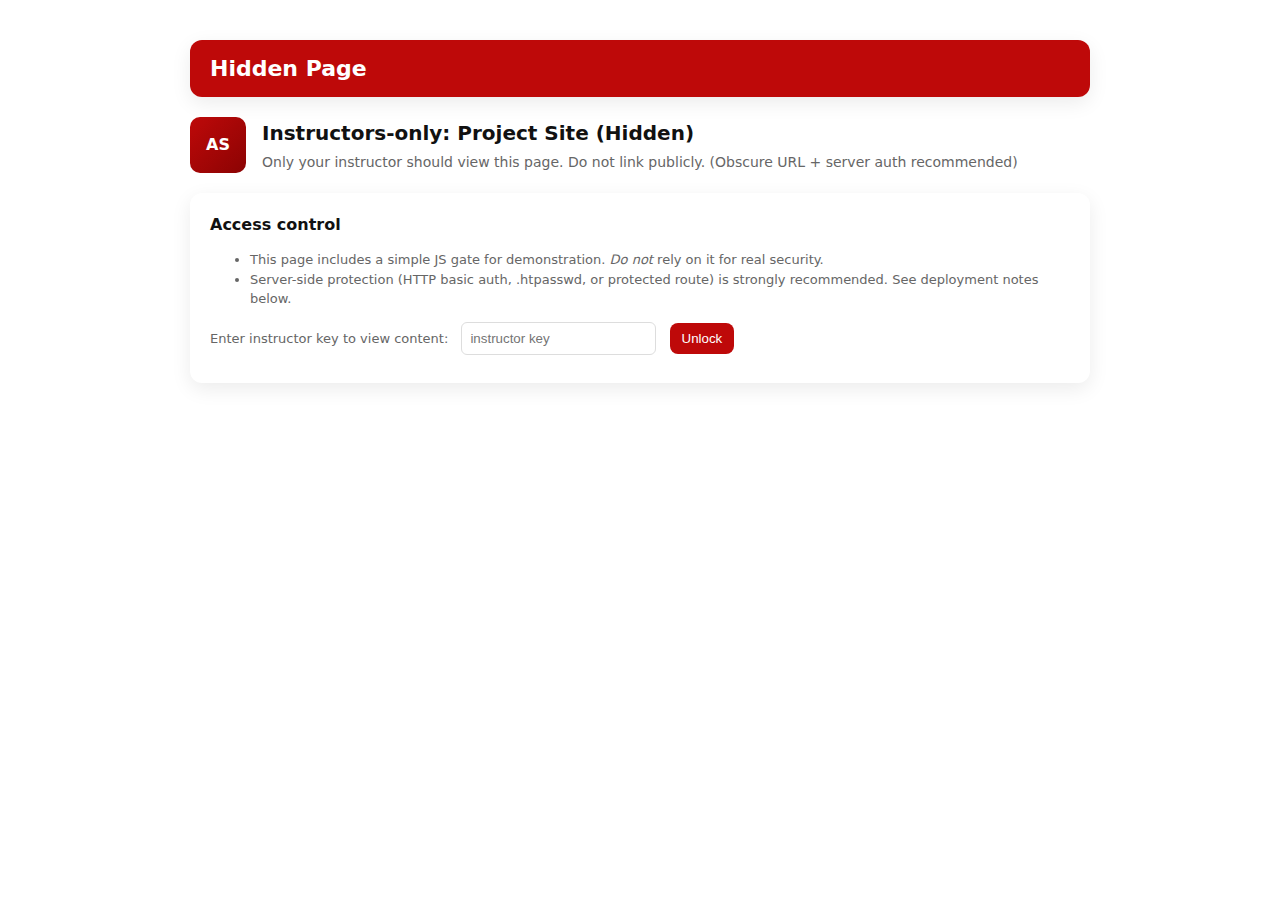
<file: HiddenPage.html>
<!doctype html>
<html lang="en">
<head>
  <meta charset="utf-8">
  <meta name="viewport" content="width=device-width,initial-scale=1">
  <meta name="robots" content="noindex,nofollow">
  <title>Instructors Only — Project Site</title>
  <style>
    :root{
      --brand-red: #be0909;
      --bg: #fff;
      --text: #111;
      --muted: #666;
      --max-width: 900px;
      --radius: 12px;
      --card-shadow: 0 6px 20px rgba(0,0,0,0.08);
      --accent: var(--brand-red);
    }

    *{box-sizing:border-box}
    html,body{height:100%}
    body{
      font-family: Inter, system-ui, -apple-system, 'Segoe UI', Roboto, 'Helvetica Neue', Arial;
      margin:0;padding:40px;background:var(--bg);color:var(--text);-webkit-font-smoothing:antialiased;
      line-height:1.5;
      display:flex;justify-content:center;align-items:flex-start;
    }

    .container{width:100%;max-width:var(--max-width)}

    /* Navigation Bar */
    nav{
      background:var(--accent);
      color:#fff;
      padding:12px 20px;
      border-radius:var(--radius);
      margin-bottom:20px;
      box-shadow:var(--card-shadow);
    }
    nav h1{
      margin:0;
      font-size:22px;
      font-weight:700;
    }

    header{display:flex;align-items:center;gap:16px;margin-bottom:20px}
    .logo{width:56px;height:56px;border-radius:10px;background:linear-gradient(135deg,var(--accent),#8b0303);display:flex;align-items:center;justify-content:center;color:#fff;font-weight:700}
    h1{font-size:20px;margin:0}
    p.lead{margin:4px 0 0;color:var(--muted);font-size:14px}

    .card{background:#fff;border-radius:var(--radius);padding:20px;box-shadow:var(--card-shadow);margin-bottom:16px}

    table{width:100%;border-collapse:collapse;margin-top:8px}
    th,td{padding:12px 10px;text-align:left;border-bottom:1px solid #eee}
    th{font-size:13px;color:var(--muted);font-weight:600}

    .testimonial{border-left:4px solid var(--accent);padding:14px 18px;background:#fff7f7;border-radius:8px}
    .testimonial p{margin:0}
    .public-note{font-size:13px;color:var(--muted);margin-top:8px}

    .muted{color:var(--muted);font-size:13px}

    footer{margin-top:12px;color:var(--muted);font-size:13px;text-align:center}

    @media (max-width:600px){
      body{padding:20px}
      .logo{width:48px;height:48px}
      nav h1{font-size:18px}
    }
  </style>
</head>
<body>
  <div class="container">
    <!-- Navigation Bar -->
    <nav>
      <h1>Hidden Page</h1>
    </nav>

    <header>
      <div class="logo">AS</div>
      <div>
        <h1>Instructors-only: Project Site (Hidden)</h1>
        <p class="lead">Only your instructor should view this page. Do not link publicly. (Obscure URL + server auth recommended)</p>
      </div>
    </header>

    <section class="card" id="access-card">
      <strong>Access control</strong>
      <ul class="muted">
        <li>This page includes a simple JS gate for demonstration. <em>Do not</em> rely on it for real security.</li>
        <li>Server-side protection (HTTP basic auth, .htpasswd, or protected route) is strongly recommended. See deployment notes below.</li>
      </ul>
      <div style="margin-top:12px">
        <label for="instructorKey" class="muted">Enter instructor key to view content:</label>
        <input id="instructorKey" type="password" placeholder="instructor key" style="padding:8px;border-radius:6px;border:1px solid #ddd;margin-left:8px">
        <button id="unlockBtn" style="margin-left:8px;padding:8px 12px;border-radius:8px;border:none;background:var(--accent);color:#fff;cursor:pointer">Unlock</button>
        <div id="accessMsg" class="muted" style="margin-top:8px"></div>
      </div>
    </section>

    <main id="secret" style="display:none">
      <section class="card">
        <h2 style="color:var(--accent);margin-top:0">Team</h2>
        <p class="muted">Project team and roles</p>
        <table aria-label="team table">
          <thead>
            <tr>
              <th>Member</th>
              <th>Role</th>
              <th>ID</th>
            </tr>
          </thead>
          <tbody>
            <tr>
              <td>Avishi Balgangadhar</td>
              <td>Main Coding</td>
              <td>IPM05162</td>
            </tr>
            <tr>
              <td>Nanditha Sunil</td>
              <td>Main Coding</td>
              <td>IPM05117</td>
            </tr>
          </tbody>
        </table>
      </section>

      <section class="card">
        <h2 style="color:var(--accent);margin-top:0">Design Philosophy</h2>
        <p style="margin:0 0 10px" class="muted">Goals, choices, and reasoning that guided the site design</p>
        <p>
            Noor is built on the belief that fashion should be personal, inclusive, and effortless. Clothing is more than fabric — 
            it’s self-expression, confidence, and comfort woven together. We aim to bridge the gap between style aspirations and 
            real-life fitting challenges by combining expert styling with custom craftsmanship. Our philosophy stands on three pillars:
        </p>
        <ol>
          <li><strong>Celebrating Individuality–</strong>No two bodies are alike, and neither should be their clothes.</li>
          <li><strong>Empowering Accessibility–</strong>Everyone should have access to personalised fashion without needing to step into a designer showroom.</li>
          <li><strong>Sustaining Local Talent–</strong>By collaborating with skilled local tailors and trusted fabric suppliers, Noor supports communities while ensuring premium quality.</li>
        </ol>
        <p>
            Further, the colours that span across each page of the website shows resilience along with calmness. 
            he deep red conveys passion, empowerment, and celebration, capturing the confidence Noor aims to instill in every client.
            In cultural contexts, red is also associated with elegance, prosperity, and special occasions, making it the perfect symbol for clothing that makes people 
            feel extraordinary. White balances this energy with purity, clarity, and sophistication, representing Noor’s transparent, client-focused approach. Together,
            red and white create a striking contrast that is visually memorable, emotionally resonant, and timeless ensuring Noor feels both vibrant and refined across every platform.
        </p>
        
      </section>

      <section class="card">
        <h2 style="color:var(--accent);margin-top:0">Consistency with main site</h2>
        <p class="muted">How this hidden page matches the rest of the website:</p>
        <ul>
          <li>Uses the same brand token to match the primary accent color.</li>
          <li>Typography and spacing mirror the public site via shared CSS variables (import the site's token file where possible).</li>
          <li>Header and footer skeletons match publicly visible components — update the logo and links to match the live site before publishing to the instructor URL.</li>
        </ul>
      </section>

      <section class="card">
        <h2 style="color:var(--accent);margin-top:0">Deployment & Access Notes</h2>
        <p class="muted">Recommended steps before sharing with your instructor:</p>
        <ol>
          <li>Place file at an obscure URL, e.g. <code>/instructors-only-9f7b3a.html</code> (do not link from public pages).</li>
          <li>Add server-side authentication. Example (Apache .htaccess):</li>
        </ol>
        <pre style="background:#f7f7f7;padding:10px;border-radius:8px;overflow:auto"># Apache (.htaccess)
AuthType Basic
AuthName "Instructors Only"
AuthUserFile /path/to/.htpasswd
Require valid-user
</pre>
        <p class="muted">Or for nginx: protect the location block with <code>auth_basic</code> and a generated password file.</p>
        <p class="muted">If you cannot configure server auth, at minimum ensure the page has <code>&lt;meta name="robots" content="noindex,nofollow"&gt;</code> and keep the URL unlinked.</p>
      </section>

      <!-- WBD Checklist (visible only after unlock) -->
      <section class="card" id="wbd-checklist">
        <h2 style="color:var(--accent);margin-top:0">WBD Checklist</h2>
        
        <iframe
          id="wbd-iframe"
          title="WBD Project Requirements Checklist"
          src="about:blank"
          data-src="WBD_checklist.html"
          loading="lazy"
          style="width:100%;height:1600px;border:1px solid #eee;border-radius:8px;background:#fff"
        ></iframe>
      </section>

      <footer class="card">
        <div class="muted">Instructor access note: For grading, share the full obscure URL with your instructor and (if used) the temporary key. Recommended: remove the file or revoke access after grading.</div>
      </footer>
    </main>
  </div>

  <script>
    (function(){
      const GOOD_KEY = 'Vin@ySirIIM-r2025#';
      const unlockBtn = document.getElementById('unlockBtn');
      const keyInput = document.getElementById('instructorKey');
      const accessMsg = document.getElementById('accessMsg');
      const secret = document.getElementById('secret');
      const accessCard = document.getElementById('access-card');
      const wbdIframe = document.getElementById('wbd-iframe');

      function loadChecklist(){
        if (!wbdIframe) return;
        // Only set src once to avoid reloads
        const isBlank = !wbdIframe.getAttribute('src') || wbdIframe.getAttribute('src') === 'about:blank';
        if (isBlank) {
          const src = wbdIframe.getAttribute('data-src');
          if (src) {
            wbdIframe.addEventListener('load', function(){
              try{
                const doc = wbdIframe.contentWindow?.document;
                if (doc) {
                  const h = Math.max(
                    doc.body.scrollHeight,
                    doc.documentElement.scrollHeight
                  );
                  if (h) wbdIframe.style.height = (h + 20) + 'px';
                }
              }catch(e){/* cross-origin safety */}
            }, { once: true });
            wbdIframe.setAttribute('src', src);
          }
        }
      }

      const params = new URLSearchParams(location.search);
      if(params.get('key')===GOOD_KEY){
        secret.style.display = '';
        accessCard.style.display = 'none';
        loadChecklist();
      }

      unlockBtn.addEventListener('click',()=>{
        if(keyInput.value === GOOD_KEY){
          secret.style.display = '';
          accessCard.style.display = 'none';
          accessMsg.textContent = '';
          loadChecklist();
        } else {
          accessMsg.textContent = 'Invalid key — please ask your instructor for the one-time key.';
        }
        keyInput.value='';
      });
    })();
  </script>
</body>
</html>
</file>
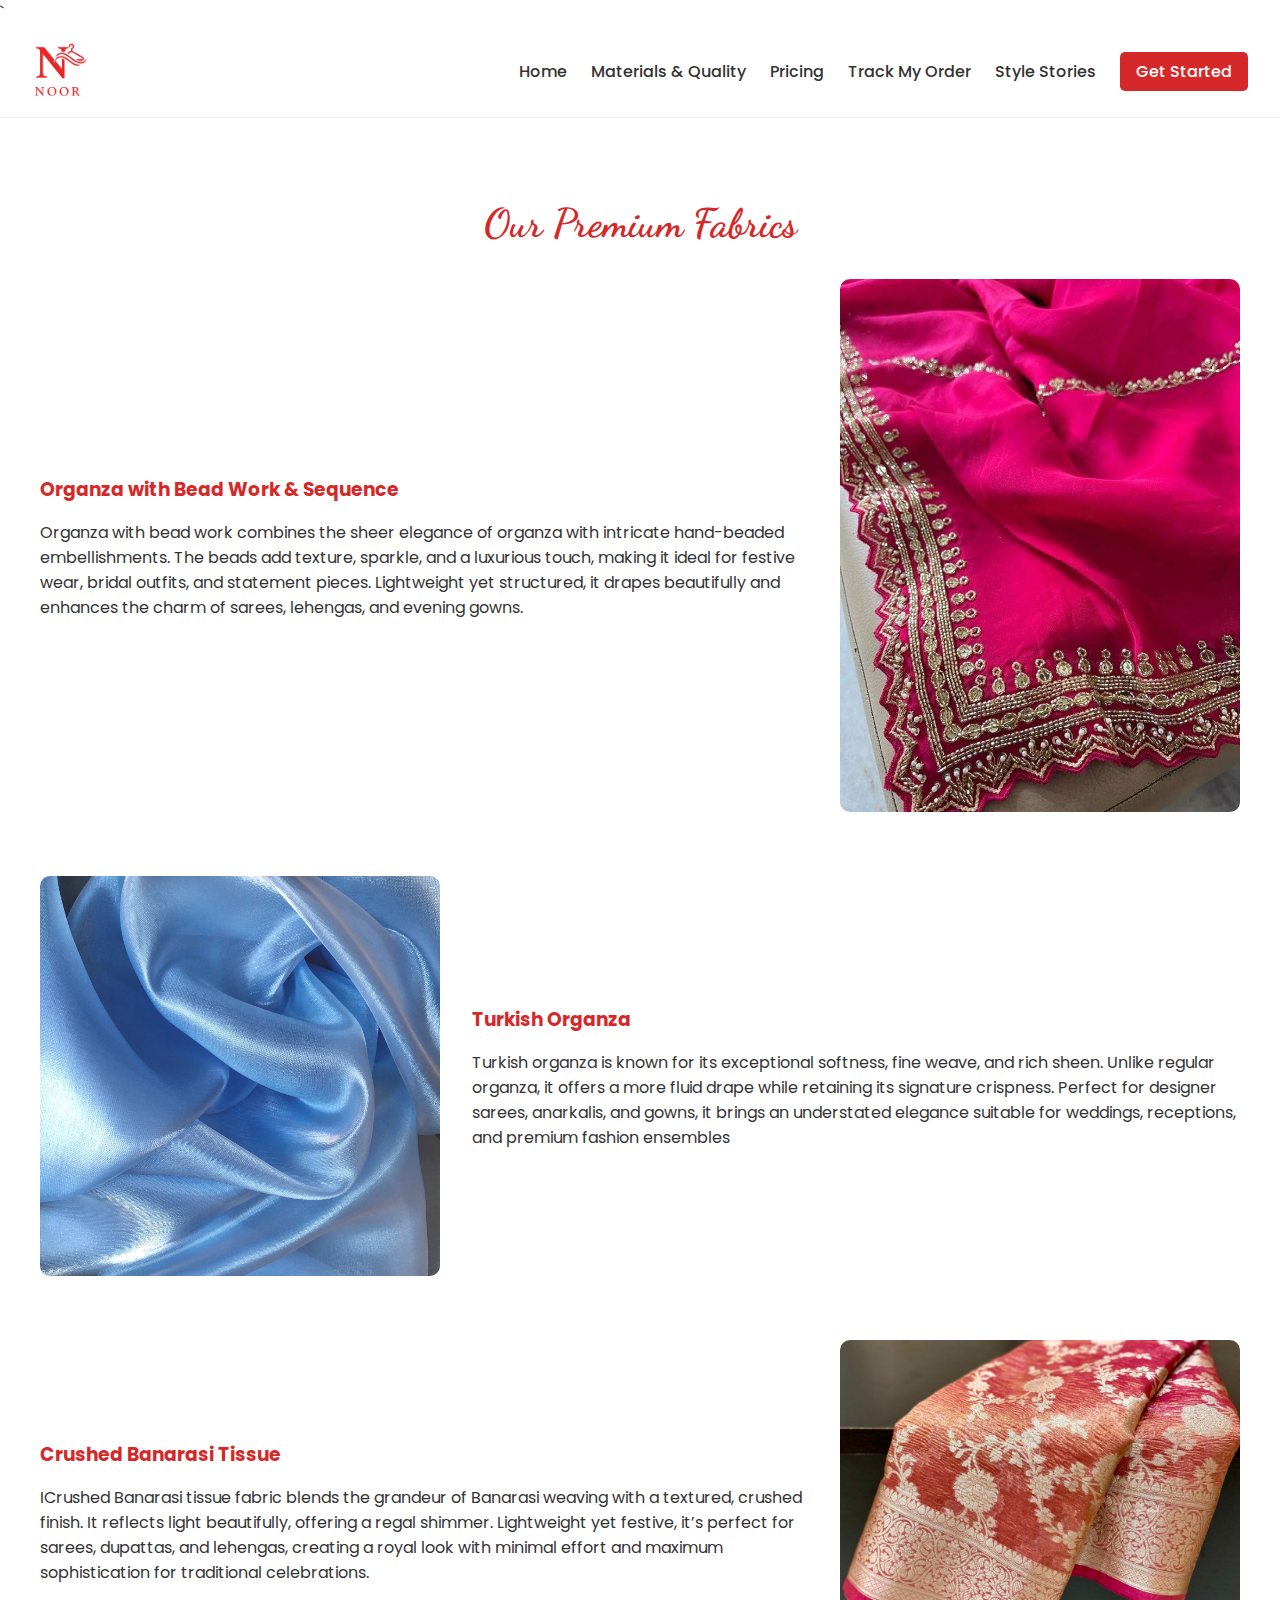
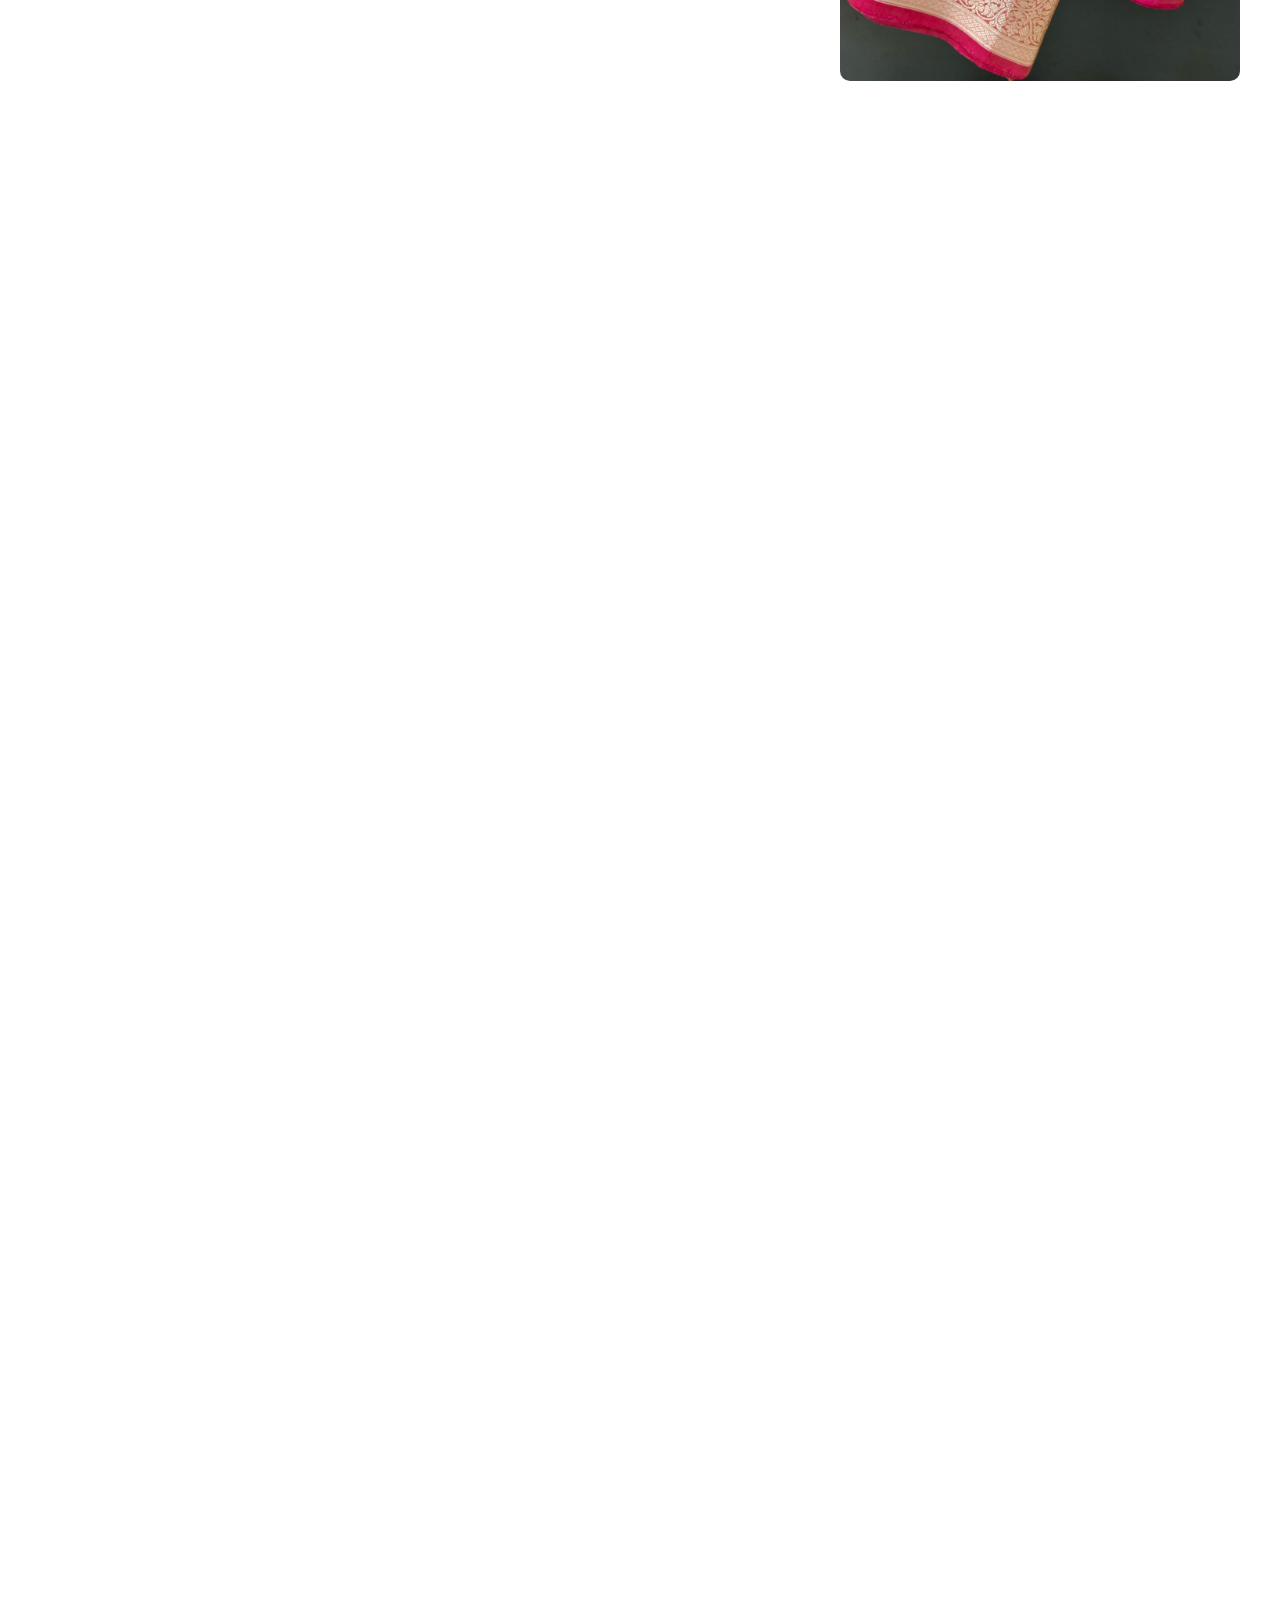
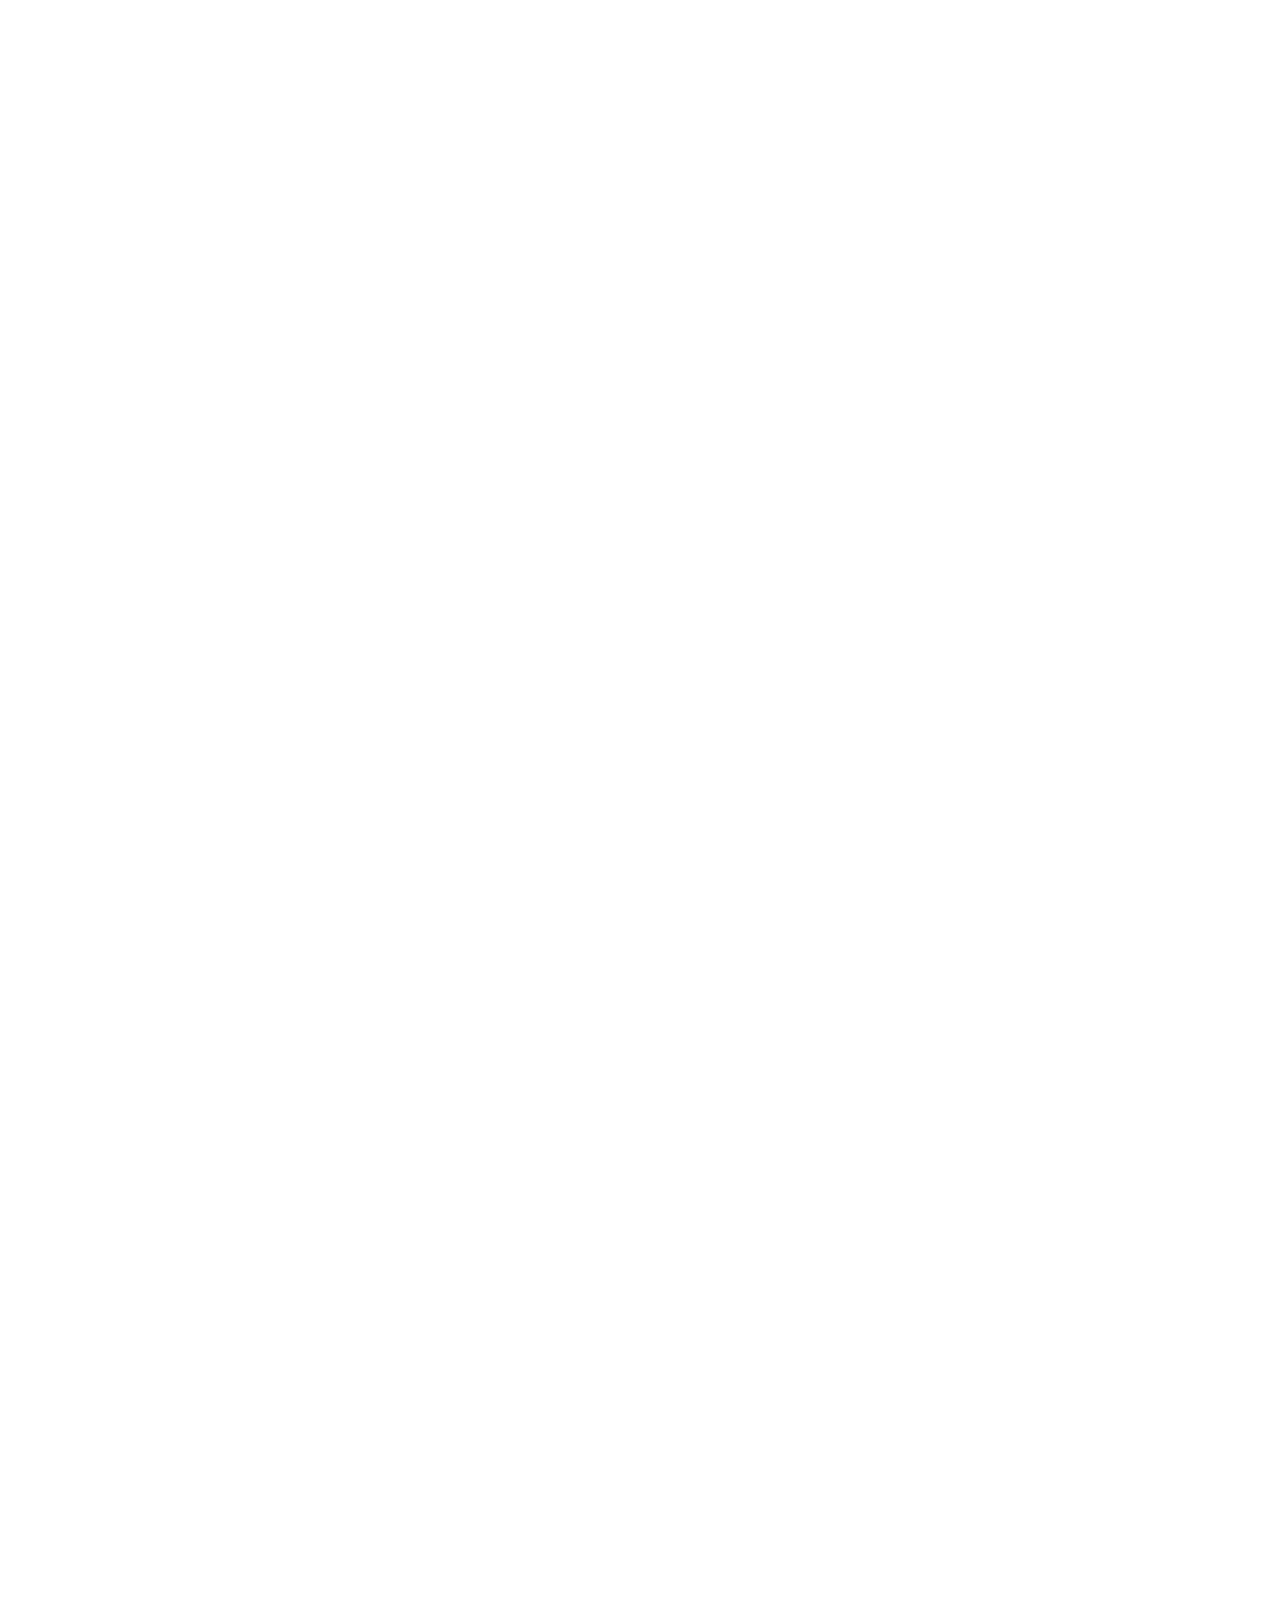
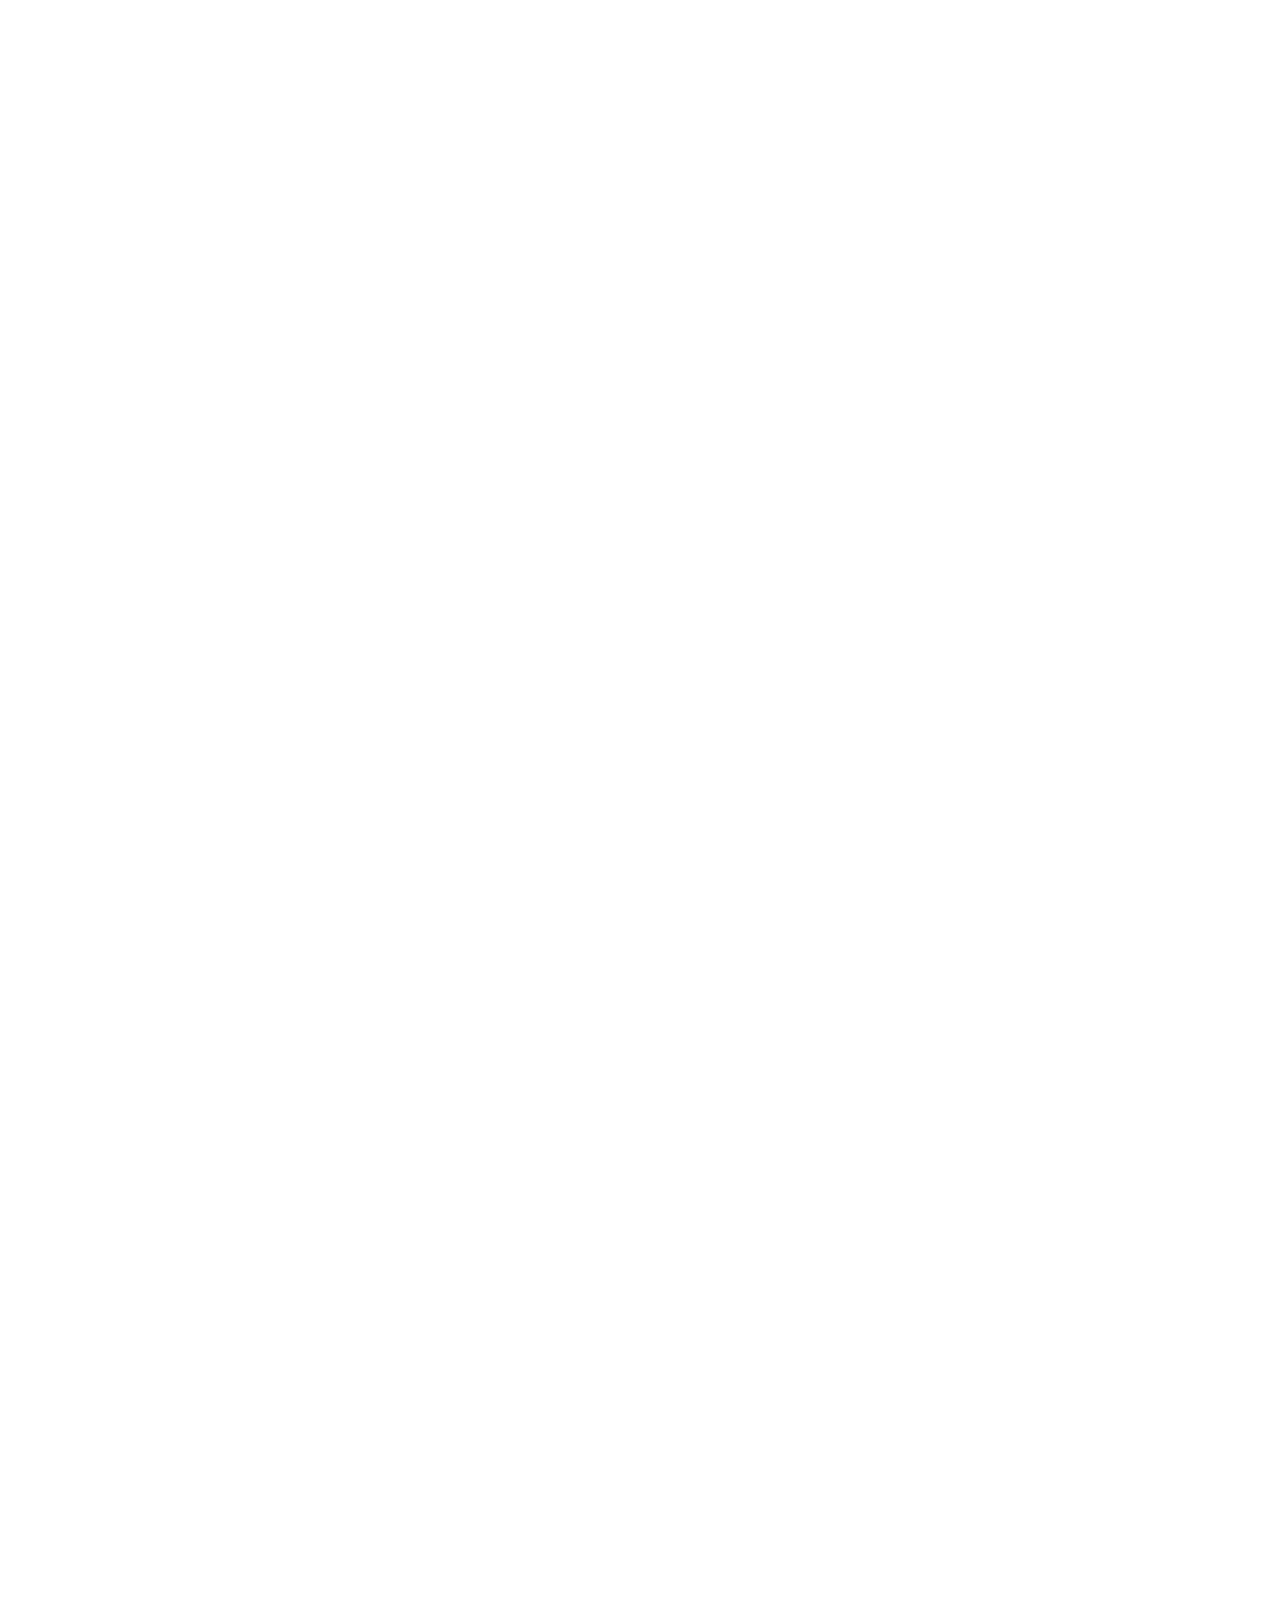
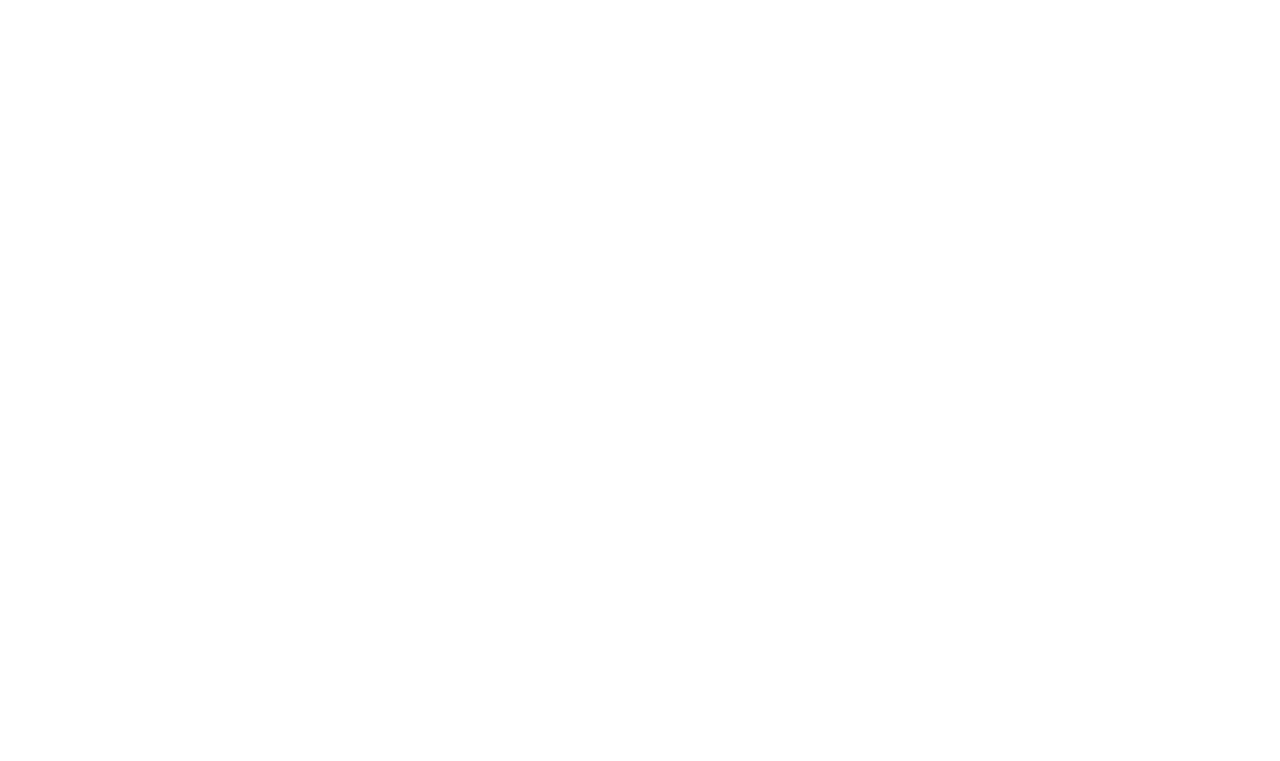
<file: Materials.html>
`<!DOCTYPE html>
<html lang="en">
<head>
<meta charset="UTF-8" />
<meta name="viewport" content="width=device-width, initial-scale=1.0" />
<title>Noor – Materials & Quality</title>
<link href="https://fonts.googleapis.com/css2?family=Poppins:wght@300;500;700&family=Dancing+Script:wght@400;700&display=swap" rel="stylesheet">
<link rel="icon" type="image/png" href="images/noor-logo.png">
<style>
    body {
        font-family: 'Poppins', sans-serif;
        margin: 0;
        background: #fff;
        color: #333;
    }
    header {
        background: white;
        padding: 1rem 2rem;
        border-bottom: 1px solid #eee;
        position: sticky;
        top: 0;
        z-index: 100;
    }
    .nav-container {
        display: flex;
        justify-content: space-between;
        align-items: center;
    }
    nav ul {
        display: flex;
        list-style: none;
        gap: 1.5rem;
    }
    nav ul li a {
        text-decoration: none;
        color: #333;
        font-weight: 500;
    }
    .cta-btn {
        background: #d62828;
        color: white;
        padding: 0.5rem 1rem;
        border-radius: 5px;
    }

    /* Section styling */
    .materials-section {
        padding: 3rem 1.5rem;
        max-width: 1200px;
        margin: auto;
    }
    .section-title {
        font-family: 'Dancing Script', cursive;
        font-size: 2.5rem;
        color: #d62828;
        text-align: center;
        margin-bottom: 2rem;
    }
    .material {
        display: flex;
        align-items: center;
        gap: 2rem;
        margin-bottom: 4rem;
        opacity: 0;
        transform: translateY(50px);
        transition: all 0.8s ease;
    }
    .material.visible {
        opacity: 1;
        transform: translateY(0);
    }
    .material img {
        width: 100%;
        max-width: 400px;
        border-radius: 10px;
        transition: transform 0.3s ease, box-shadow 0.3s ease;
    }
    .material img:hover {
        transform: scale(1.05);
        box-shadow: 0 8px 20px rgba(0,0,0,0.15);
    }
    .material-content {
        flex: 1;
    }
    .material-content h3 {
        color: #d62828;
        margin-bottom: 0.5rem;
    }
    .material:nth-child(even) {
        flex-direction: row-reverse;
    }

    /* Lock section */
    .lock-section {
        text-align: center;
        padding: 4rem 2rem;
        background: linear-gradient(to right, #ffe5e5, #f8cfcf);
        border-radius: 10px;
        margin-top: 3rem;
    }
    .lock-section h2 {
        color: #d62828;
        margin-bottom: 1rem;
    }
    .lock-section a {
        display: inline-block;
        padding: 0.75rem 1.5rem;
        background: #d62828;
        color: white;
        border-radius: 5px;
        text-decoration: none;
        font-weight: 500;
        transition: transform 0.2s ease, box-shadow 0.2s ease;
    }
    .lock-section a:hover {
        transform: translateY(-5px);
        box-shadow: 0 4px 12px rgba(0,0,0,0.1);
    }

    @media (max-width: 768px) {
        .material {
            flex-direction: column !important;
        }
    }
</style>
</head>
<body>

<header>
    <div class="nav-container">
        <div class="logo">
            <img src="noor-logo.png.png" alt="Noor" style="height:60px;">
        </div>
        <nav>
            <ul>
                <li><a href="index.html">Home</a></li>
                <li><a href="Materials.html">Materials & Quality</a></li>
                <li><a href="PricingModel.html">Pricing</a></li>
                <li><a href="TMO.html">Track My Order</a></li>
                <li><a href="StyleStories.html">Style Stories</a></li>
                <li><a href="signup.html" class="cta-btn">Get Started</a></li>
            </ul>
           
        </nav>
            
    </div>
    
</header>

<section class="materials-section">
    <h2 class="section-title">Our Premium Fabrics</h2>

    <!-- Example material block -->
    <div class="material">
        <img src="images/organza.jpg" alt="Organza with bead work & sequence">
        <div class="material-content">
            <h3>Organza with Bead Work & Sequence</h3>
            <p>Organza with bead work combines the sheer elegance of organza with intricate hand-beaded embellishments. The beads add texture, sparkle, and a luxurious touch, making it ideal for festive wear, bridal outfits, and statement pieces. Lightweight yet structured, it drapes beautifully and enhances the charm of sarees, lehengas, and evening gowns.</p>
        </div>
    </div>

    <div class="material">
        <img src="images/torg" alt="Turkish Organza">
        <div class="material-content">
            <h3>Turkish Organza</h3>
            <p>Turkish organza is known for its exceptional softness, fine weave, and rich sheen.
                Unlike regular organza, it offers a more fluid drape while retaining its signature crispness.
                Perfect for designer sarees, anarkalis, and gowns, it brings an understated elegance suitable for weddings,
                receptions, and premium fashion ensembles
            </p>
        </div>
    </div>
    <div class="material">
        <img src="images/crushed" alt="Crushed Banarasi Tissue">
        <div class="material-content">
            <h3>Crushed Banarasi Tissue</h3>
            <p>ICrushed Banarasi tissue fabric blends the grandeur of Banarasi weaving with a textured, crushed finish.
                It reflects light beautifully, offering a regal shimmer. Lightweight yet festive, it’s perfect for sarees,
                dupattas, and lehengas, creating a royal look with minimal effort and maximum sophistication for traditional 
                celebrations.
            </p>
        </div>
    </div>
    <div class="material">
        <img src="images/soft" alt="Soft Organza">
        <div class="material-content">
            <h3>Soft Organza</h3>
            <p>Soft organza offers the delicacy of organza with a smoother, more supple feel. It drapes effortlessly, 
                making it perfect for flowy sarees, dresses, and dupattas. Its translucent elegance works well for layering 
                and embroidery, ideal for both daytime functions and evening events, giving a graceful, ethereal vibe.
            </p>
        </div>
    </div>
    <div class="material">
        <img src="images/crepe.jpg" alt="Crepe">
        <div class="material-content">
            <h3>Crepe</h3>
            <p>Crepe fabric is characterized by its slightly crinkled texture and soft, fluid drape. Comfortable yet stylish, it
                works beautifully for dresses, kurtas, and formal wear. Its matte finish offers understated elegance, 
                while the fabric’s versatility makes it equally suitable for both casual and festive outfits across seasons.
            </p>
        </div>
    </div>

    <div class="material">
        <img src="images/george" alt="Georgette">
        <div class="material-content">
            <h3>Georgette</h3>
            <p> Georgette is a lightweight, sheer fabric with a slightly grainy texture and a fluid fall. Known for its comfort and flow, 
                it’s ideal for sarees, gowns, and layered outfits.Georgette is perfect for embroidery and embellishment, making it a popular
                choice for festive and semi-formal attire.
            </p>
        </div>
    </div>

    <div class="material">
        <img src="images/net.jpg" alt="Net → Dyeable Net → Worked Net">
        <div class="material-content">
            <h3>Net → Dyeable Net → Worked Net</h3>
            <p>From plain net ready for custom dyeing to heavily worked embroidered versions, this category covers versatile choices for layering and creating volume. These fabrics are widely used for bridal dupattas, gowns, and lehenga canopies, giving a lightweight yet dramatic finish.</p>
        </div>
    </div>

    <div class="material">
        <img src="images/netkota" alt="Net Kotta Material (starting ₹85)">
        <div class="material-content">
            <h3>Net Kotta Material (starting ₹85)</h3>
            <p>Affordable yet stylish, Net Kotta material offers a textured net feel with added durability. Perfect for budget-friendly event wear or everyday dupattas, it balances lightness with structure, making it a popular choice for decorative layering and subtle design accents.</p>
        </div>
    </div>

    <div class="material">
        <img src="images/crispy.jpg" alt="Crispy Georgette">
        <div class="material-content">
            <h3>Crispy Georgette</h3>
            <p>This georgette variant has a crisp hand feel and subtle crepe texture, offering a firm drape that still moves gracefully. Perfect for structured sarees, layered dresses, and blouses, it adds a refined, polished finish to any tailored garment.</p>
        </div>
    </div>

    <div class="material">
        <img src="images/chiffon.jpg" alt="Chiffon">
        <div class="material-content">
            <h3>Chiffon</h3>
            <p>Soft, lightweight, and sheer, chiffon is perfect for delicate drapes and flowing silhouettes. It’s often used for dupattas, sarees, and layered dresses, creating an ethereal, dreamy look while remaining comfortable for all-day wear.</p>
        </div>
    </div>

    <div class="material">
        <img src="images/semi" alt="Semi Tussar">
        <div class="material-content">
            <h3>Semi Tussar</h3>
            <p>Semi tussar blends silk’s sheen with a slightly coarse texture, offering the look of pure tussar at a more affordable price. It’s perfect for sarees, kurtas, and festive wear, balancing tradition with practical value.</p>
        </div>
    </div>

    <div class="material">
        <img src="images/tussar" alt="Tussar Silk">
        <div class="material-content">
            <h3>Tussar Silk</h3>
            <p>Known for its rich texture and natural golden hue, tussar silk is a traditional luxury fabric. It’s breathable, durable, and perfect for festive sarees, dupattas, and high-end salwar suits that demand an elegant, timeless appeal.</p>
        </div>
    </div>

    <div class="material">
        <img src="images/uppada.jpg" alt="Upada Silk">
        <div class="material-content">
            <h3>Uppada Silk</h3>
            <p>Hailing from Andhra Pradesh, Uppada silk is known for its lightweight feel and luxurious shine. Often used for sarees and evening wear, it delivers elegance without heaviness, making it a preferred choice for special occasions.</p>
        </div>
    </div>

    <div class="material">
        <img src="images/vidharbha" alt="Vidarbha Silk">
        <div class="material-content">
            <h3>Vidarbha Silk</h3>
            <p>Originating from the Vidarbha region of Maharashtra, this silk is prized for its fine texture and vibrant colors. It’s a cultural heritage fabric, often seen in traditional sarees and festive outfits, symbolizing grace and rich craftsmanship.</p>
        </div>
    </div>

    <!-- Male Fabric Block 1 -->
    <div class="material">
        <img src="images/linen.jpg" alt="Linen">
        <div class="material-content">
            <h3>Linen</h3>
            <p>
                Linen is a breathable and lightweight natural fabric, perfect for men's summer outfits. 
                It offers a crisp yet relaxed look, making it ideal for shirts, kurtas, and blazers. 
                Its moisture-wicking properties ensure comfort in warm weather, while its timeless texture 
                adds sophistication to both casual and formal styles.
            </p>
        </div>
    </div>

    <!-- Male Fabric Block 2 -->
    <div class="material">
        <img src="images/cotton.jpg" alt="Cotton Blend" class="material-image">
        <div class="material-content">
            <h3>Cotton Blend</h3>
            <p>
                Cotton blends combine the comfort of cotton with the durability and structure of synthetic 
                fibers. This makes them perfect for men's trousers, jackets, and tailored shirts. They resist 
                wrinkles better than pure cotton and maintain a polished appearance, making them suitable for 
                both everyday wear and special occasions.
            </p>
        </div>
    </div>
</section>

<script>
    // Reveal on scroll animation
    const materials = document.querySelectorAll('.material');
    const revealOnScroll = () => {
        const triggerBottom = window.innerHeight * 0.85;
        materials.forEach(mat => {
            const boxTop = mat.getBoundingClientRect().top;
            if (boxTop < triggerBottom) {
                mat.classList.add('visible');
            }
        });
    };
    window.addEventListener('scroll', revealOnScroll);
    revealOnScroll();
</script>
</body>
</html>
</file>
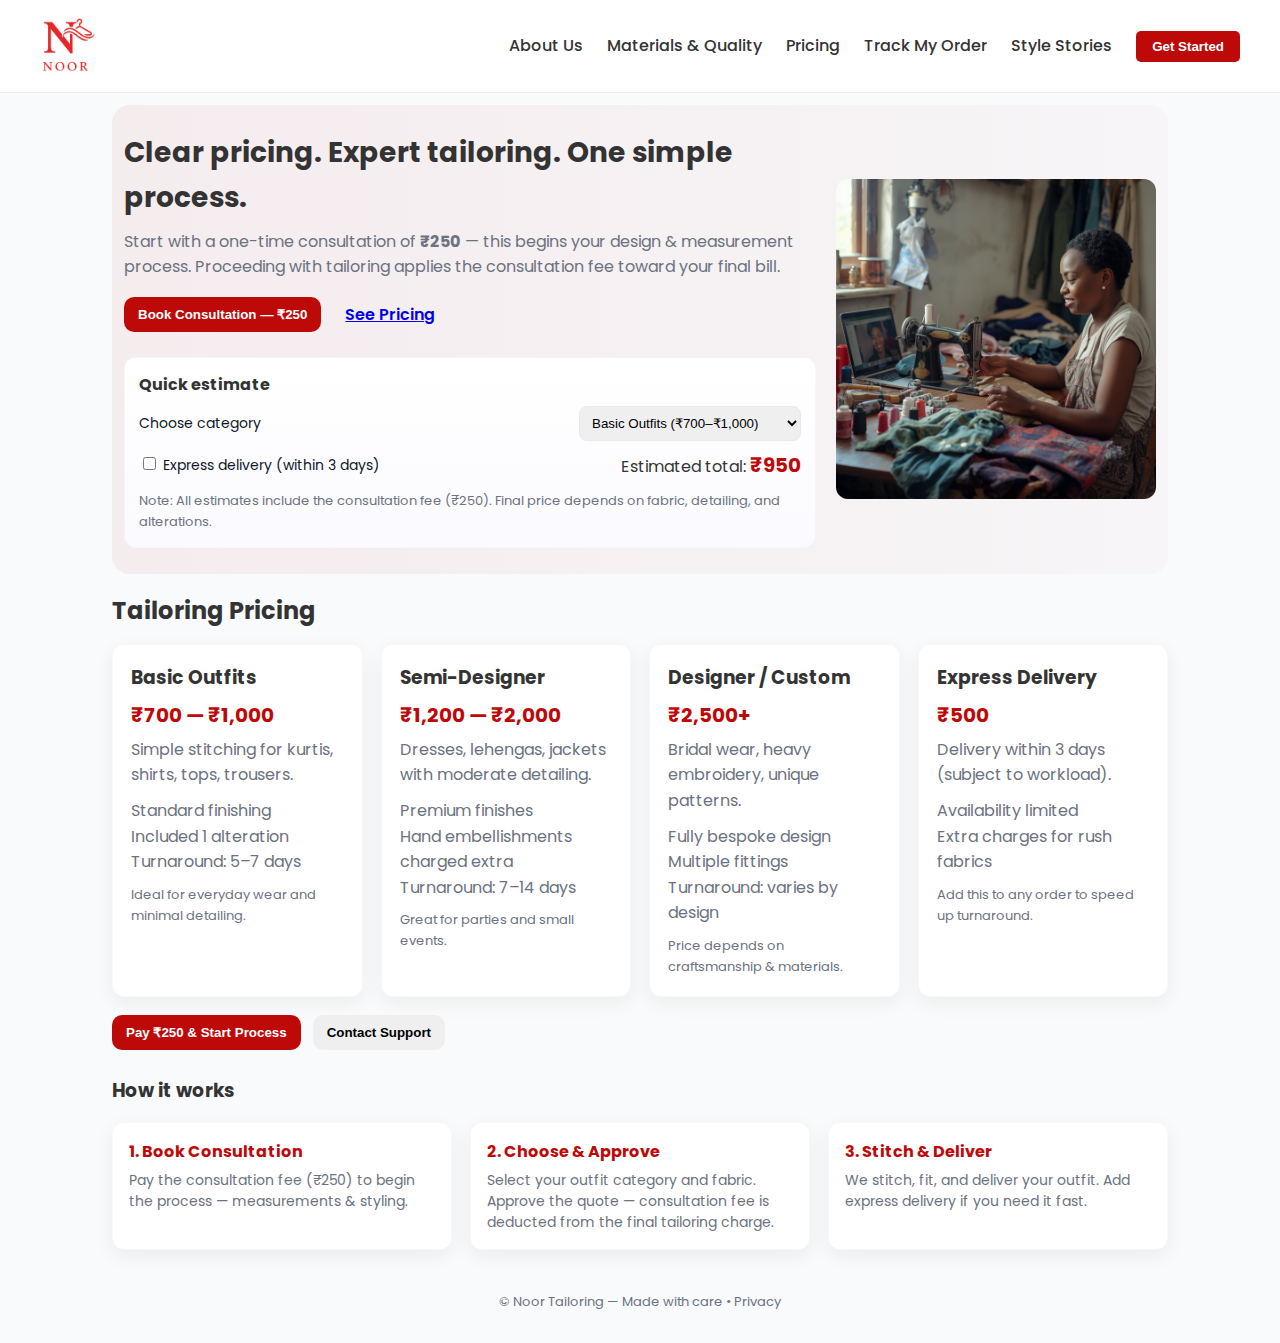
<file: PricingModel.html>
<!doctype html>
<html lang="en">
<head>
  <meta charset="utf-8" />
  <meta name="viewport" content="width=device-width, initial-scale=1" />
  <title>Noor — Pricing</title>

  <!-- Fonts -->
  <link href="https://fonts.googleapis.com/css2?family=Poppins:wght@300;500;700&display=swap" rel="stylesheet">

  <style>
    :root{
      --accent:#be0909; /* Vivid Red */
      --muted:#6b7280;
      --card:#ffffff;
      --bg:#f8fafc;
      --glass: rgba(255,255,255,0.7);
      --radius:14px;
      font-family: Inter, system-ui, -apple-system, 'Segoe UI', Roboto, 'Helvetica Neue', Arial;
    }

    *{box-sizing:border-box}
    body { font-family: 'Poppins', sans-serif; line-height: 1.6; color: #333; margin:0; background:var(--bg); }

    /* ===== Navigation (integrated from homepage) ===== */
    header {
      background: white;
      padding: 1rem 2rem;
      position: sticky;
      top: 0;
      z-index: 100;
      border-bottom: 1px solid #eee;
    }
    .nav-container {
      max-width: 1200px;
      margin: 0 auto;
      display: flex;
      justify-content: space-between;
      align-items: center;
      position: relative; /* so the mobile menu can be positioned absolute relative to this */
    }
    .logo img {
      height: 60px;
      display:block;
    }
    .menu-toggle {
      display: none;
      cursor: pointer;
      font-size: 1.4rem;
      user-select: none;
    }
    nav ul {
      display: flex;
      list-style: none;
      gap: 1.5rem;
      margin: 0;
      padding: 0;
      align-items: center;
    }
    nav ul li { display: inline-flex; align-items:center; }
    nav ul li a { text-decoration: none; color: #333; font-weight: 500; }
    .cta-btn {
      background: var(--accent);
      color: white;
      padding: 0.5rem 1rem;
      border-radius: 5px;
      border: none;
      font-weight: 600;
      cursor: pointer;
    }

    @media (max-width: 768px) {
      .menu-toggle { display: block; }
      nav ul {
        display: none;
        flex-direction: column;
        background: white;
        position: absolute;
        top: 72px;
        right: 20px;
        padding: 1rem;
        border: 1px solid #eee;
        border-radius: 10px;
        box-shadow: 0 8px 30px rgba(2,6,23,0.06);
        min-width: 200px;
      }
      nav ul.active { display: flex; }
      nav ul li { margin: 8px 0; }
      nav ul li .cta-btn { width: 100%; text-align: center; }
    }

    /* ===== Page content styling (kept from your original Pricing page) ===== */
    .container{max-width:1080px;margin:0 auto;padding:12px}
    .hero{
      display:flex;
      flex-wrap:wrap;
      gap:20px;
      align-items:center;
      padding:26px 12px;
      border-radius:18px;
      background:linear-gradient(
        90deg,
        rgba(190, 9, 9, 0.06),   /* red tone */
        rgba(190, 9, 9, 0.02)    /* lighter red tone */
      );
    }
    .hero-left{flex:1 1 360px}
    .hero-right{flex:0 1 320px}
    .hero h1{margin:0;font-size:28px}
    .hero p{margin:8px 0;color:var(--muted)}

    /* Pricing cards */
    .pricing-grid{
      display:grid;
      grid-template-columns:repeat(auto-fit,minmax(220px,1fr));
      gap:18px;
      margin-top:18px
    }
    .card{
      background:var(--card);
      padding:18px;
      border-radius:12px;
      box-shadow:0 6px 20px rgba(2,6,23,0.06);
      border:1px solid rgba(15,23,42,0.03);
      transition: transform 0.2s ease, box-shadow 0.2s ease;
    }
    .card:hover{
      transform: translateY(-4px);
      box-shadow: 0 10px 25px rgba(2,6,23,0.12);
    }
    .card h3{margin:0 0 6px 0}
    .price{font-weight:700;font-size:20px;color:var(--accent)}
    .range{color:var(--muted);margin-top:6px}
    .list{margin:10px 0 0 0;padding:0;list-style:none;color:var(--muted)}
    .note{font-size:13px;color:var(--muted);margin-top:10px}

    /* CTA */
    .cta{display:flex;gap:10px;margin-top:14px}
    .btn{padding:10px 14px;border-radius:10px;border:0;cursor:pointer;font-weight:600}
    .btn-primary{background:var(--accent);color:white}
    .btn-ghost{background:transparent;color:var(--accent);border:1px solid rgba(190, 9, 9, 0.12)}

    /*How it Works*/
    .how-it-works {
        display: grid;
        grid-template-columns: repeat(auto-fit, minmax(260px, 1fr));
        gap: 18px;
    }

    .how-card {
        background: var(--card);
        padding: 16px;
        border-radius: 12px;
        box-shadow: 0 6px 20px rgba(2,6,23,0.06);
        border: 1px solid rgba(15,23,42,0.03);
        transition: transform 0.2s ease, box-shadow 0.2s ease;
    }

    .how-card:hover {
        transform: translateY(-4px);
        box-shadow: 0 10px 25px rgba(2,6,23,0.12);
    }

    .how-card h4 {
        margin: 0 0 6px 0;
        color: var(--accent);
    }

    .how-card p {
        margin: 0;
        color: var(--muted);
        font-size: 14px;
        line-height: 1.5;
    }

    /* Estimate widget */
    .estimate{margin-top:20px;padding:14px;border-radius:12px;background:linear-gradient(180deg,#fff,#fbfbff);border:1px solid rgba(15,23,42,0.03)}
    .row{display:flex;gap:8px;align-items:center}
    label{font-size:14px;color:#0f172a}
    select,input[type=checkbox]{padding:8px;border-radius:8px;border:1px solid #e6e9ef}

    footer{padding:30px 12px;text-align:center;color:var(--muted);font-size:13px}

    /* Modal */
    .modal-backdrop{position:fixed;inset:0;background:rgba(2,6,23,0.4);display:none;align-items:center;justify-content:center;padding:20px}
    .modal{background:white;padding:20px;border-radius:12px;max-width:520px;width:100%;box-shadow:0 20px 50px rgba(2,6,23,0.35)}

    @media (max-width:720px){.hero{padding:18px}.hero h1{font-size:22px}}
  </style>
</head>
<body>
  <!-- ===== Header / Navigation (integrated) ===== -->
  <header>
    <div class="nav-container">
        <div class="logo">
            <img src="noor-logo.png.png" alt="Noor">
        </div>

      <div class="menu-toggle" aria-label="Toggle navigation">☰</div>

      <nav aria-label="Main navigation">
        <ul>
          <li><a href="AboutUs.html">About Us</a></li>
          <li><a href="Materials.html">Materials & Quality</a></li>
          <li><a href="PricingModel.html">Pricing</a></li>
          <li><a href="TMO.html">Track My Order</a></li>
          <li><a href="StyleStories.html">Style Stories</a></li>
          <li><button id="getStartedBtn" class="cta-btn" type="button">Get Started</button></li>
        </ul>
      </nav>
    </div>
  </header>

  <!-- ===== Main content (your Pricing page) ===== -->
  <main class="container">
    <section class="hero">
      <div class="hero-left">
        <h1>Clear pricing. Expert tailoring. One simple process.</h1>
        <p>Start with a one-time consultation of <strong>₹250</strong> — this begins your design & measurement process. Proceeding with tailoring applies the consultation fee toward your final bill.</p>

        <div style="margin-top:12px;display:flex;gap:10px;align-items:center">
          <button class="btn btn-primary" onclick="openModal('book')">Book Consultation — ₹250</button>
          <a href="#pricing" class="btn">See Pricing</a>
        </div>

        <div class="estimate" aria-hidden="false">
          <div style="font-weight:700;margin-bottom:8px">Quick estimate</div>
          <div class="row" style="margin-bottom:8px">
            <label for="category">Choose category</label>
            <select id="category" style="margin-left:auto;min-width:180px" onchange="updateEstimate()">
              <option value="basic">Basic Outfits (₹700–₹1,000)</option>
              <option value="semi">Semi-Designer (₹1200–₹2000)</option>
              <option value="designer">Designer/Custom (₹2500+)</option>
            </select>
          </div>
          <div class="row" style="justify-content:space-between;margin-top:6px">
            <div><input type="checkbox" id="express" onchange="updateEstimate()"/> <label for="express">Express delivery (within 3 days)</label></div>
            <div style="text-align:right">Estimated total: <span id="estimateVal" class="price">₹950</span></div>
          </div>
          <div style="margin-top:10px;color:var(--muted);font-size:13px">Note: All estimates include the consultation fee (₹250). Final price depends on fabric, detailing, and alterations.</div>
        </div>

      </div>

      <div class="hero-right">
        <img src="images/Tailor.jpg" alt="noor" style="width:100%;border-radius:12px;display:block;"/>
      </div>
    </section>

    <section id="pricing" style="margin-top:18px">
      <div style="display:flex;justify-content:space-between;align-items:end;gap:12px;flex-wrap:wrap">
        <h2 style="margin:0">Tailoring Pricing</h2>
      </div>

      <div class="pricing-grid" style="margin-top:14px">
        <div class="card">
          <h3>Basic Outfits</h3>
          <div class="price">₹700 — ₹1,000</div>
          <div class="range">Simple stitching for kurtis, shirts, tops, trousers.</div>
          <ul class="list">
            <li>Standard finishing</li>
            <li>Included 1 alteration</li>
            <li>Turnaround: 5–7 days</li>
          </ul>
          <div class="note">Ideal for everyday wear and minimal detailing.</div>
        </div>

        <div class="card">
          <h3>Semi-Designer</h3>
          <div class="price">₹1,200 — ₹2,000</div>
          <div class="range">Dresses, lehengas, jackets with moderate detailing.</div>
          <ul class="list">
            <li>Premium finishes</li>
            <li>Hand embellishments charged extra</li>
            <li>Turnaround: 7–14 days</li>
          </ul>
          <div class="note">Great for parties and small events.</div>
        </div>

        <div class="card">
          <h3>Designer / Custom</h3>
          <div class="price">₹2,500+</div>
          <div class="range">Bridal wear, heavy embroidery, unique patterns.</div>
          <ul class="list">
            <li>Fully bespoke design</li>
            <li>Multiple fittings</li>
            <li>Turnaround: varies by design</li>
          </ul>
          <div class="note">Price depends on craftsmanship & materials.</div>
        </div>

        <div class="card">
          <h3>Express Delivery</h3>
          <div class="price">₹500</div>
          <div class="range">Delivery within 3 days (subject to workload).</div>
          <ul class="list">
            <li>Availability limited</li>
            <li>Extra charges for rush fabrics</li>
          </ul>
          <div class="note">Add this to any order to speed up turnaround.</div>
        </div>

      </div>

      <div style="margin-top:18px;display:flex;gap:12px;flex-wrap:wrap">
        <button class="btn btn-primary" onclick="openModal('book')">Pay ₹250 & Start Process</button>
        <button class="btn" onclick="openModal('contact')">Contact Support</button>
      </div>

    </section>

    <section style="margin-top:26px">
      <h3 style="margin-bottom:16px">How it works</h3>
      <div class="how-it-works">
        <div class="how-card">
          <h4>1. Book Consultation</h4>
          <p>Pay the consultation fee (₹250) to begin the process — measurements & styling.</p>
        </div>
        <div class="how-card">
          <h4>2. Choose & Approve</h4>
          <p>Select your outfit category and fabric. Approve the quote — consultation fee is deducted from the final tailoring charge.</p>
        </div>
        <div class="how-card">
          <h4>3. Stitch & Deliver</h4>
          <p>We stitch, fit, and deliver your outfit. Add express delivery if you need it fast.</p>
        </div>
      </div>
    </section>
  </main>

  <footer>
    © Noor Tailoring — Made with care • <span style="color:var(--muted)">Privacy</span>
  </footer>

  <!-- Modal markup -->
  <div id="modalBackdrop" class="modal-backdrop" onclick="closeModal(event)">
    <div class="modal" role="dialog" aria-modal="true" aria-labelledby="modalTitle">
      <div id="modalContent">
        <!-- Filled by JS -->
      </div>
    </div>
  </div>

  <!-- ===== Scripts: menu + modal + estimate logic ===== -->
  <script>
    /* Mobile menu toggle */
    const menuToggle = document.querySelector('.menu-toggle');
    const navLinks = document.querySelector('nav ul');
    menuToggle && menuToggle.addEventListener('click', () => {
      navLinks.classList.toggle('active');
    });

    /* Wire Get Started button to the booking modal */
    const getStartedBtn = document.getElementById('getStartedBtn');
    if (getStartedBtn) {
      getStartedBtn.addEventListener('click', () => {
        openModal('book');
        // close mobile menu after clicking (if open)
        navLinks.classList.remove('active');
      });
    }

    /* Modal logic (kept from your original) */
    const modalBackdrop = document.getElementById('modalBackdrop');
    const modalContent = document.getElementById('modalContent');

    function openModal(type){
      if(type==='book'){
        modalContent.innerHTML = `
          <h2 id="modalTitle">Book Consultation — ₹250</h2>
          <p style="color:var(--muted)">Pay ₹250 to start the full measurement & design process. This fee will be deducted from your final tailoring bill if you proceed.</p>
          <div style="display:flex;gap:10px;margin-top:12px;justify-content:flex-end">
            <button class="btn btn-ghost" onclick="closeModal()">Cancel</button>
            <button class="btn btn-primary" onclick="confirmBooking()">Proceed to Payment</button>
          </div>
        `;
      } else if(type==='contact'){
        modalContent.innerHTML = `
          <h2 id="modalTitle">Contact Support</h2>
          <p style="color:var(--muted)">Message us at <strong>support@noor.example</strong> or call +91 98765 43210. We're available 10:00 — 18:00 IST.</p>
          <div style="display:flex;gap:10px;margin-top:12px;justify-content:flex-end">
            <button class="btn btn-primary" onclick="closeModal()">Close</button>
          </div>
        `;
      }
      modalBackdrop.style.display='flex';
    }

    function closeModal(e){
      // if called by click on backdrop, e will be the event; if called programmatically e may be undefined.
      if (e && e.target !== modalBackdrop) return;
      modalBackdrop.style.display='none';
    }

    function confirmBooking(){
      modalContent.innerHTML = `
        <h2>Payment</h2>
        <p style="color:var(--muted)">(Demo) You will be redirected to a payment gateway in production. For now, click confirm to simulate payment.</p>
        <div style="display:flex;gap:10px;margin-top:12px;justify-content:flex-end">
          <button class="btn btn-ghost" onclick="openModal('book')">Back</button>
          <button class="btn btn-primary" onclick="completeBooking()">Confirm Payment ₹250</button>
        </div>
      `;
    }

    function completeBooking(){
      modalContent.innerHTML = `
        <h2>All set!</h2>
        <p style="color:var(--muted)">We've received your consultation fee (₹250). Check your email for next steps — measurement and styling appointment.</p>
        <div style="display:flex;gap:10px;margin-top:12px;justify-content:flex-end">
          <button class="btn btn-primary" onclick="closeModal()">Close</button>
        </div>
      `;
    }

    /* Estimate logic (kept from your original) */
    const estimates = {
      basic: [700,1000],
      semi: [1200,2000],
      designer: [2500,3500]
    };

    function updateEstimate(){
      const category = document.getElementById('category').value;
      const express = document.getElementById('express').checked;
      const range = estimates[category];
      let base = range[0];
      let total = base + 250 + (express?500:0);
      document.getElementById('estimateVal').textContent = `₹${total}`;
    }

    // init estimate value
    updateEstimate();
  </script>
</body>
</html>
</file>
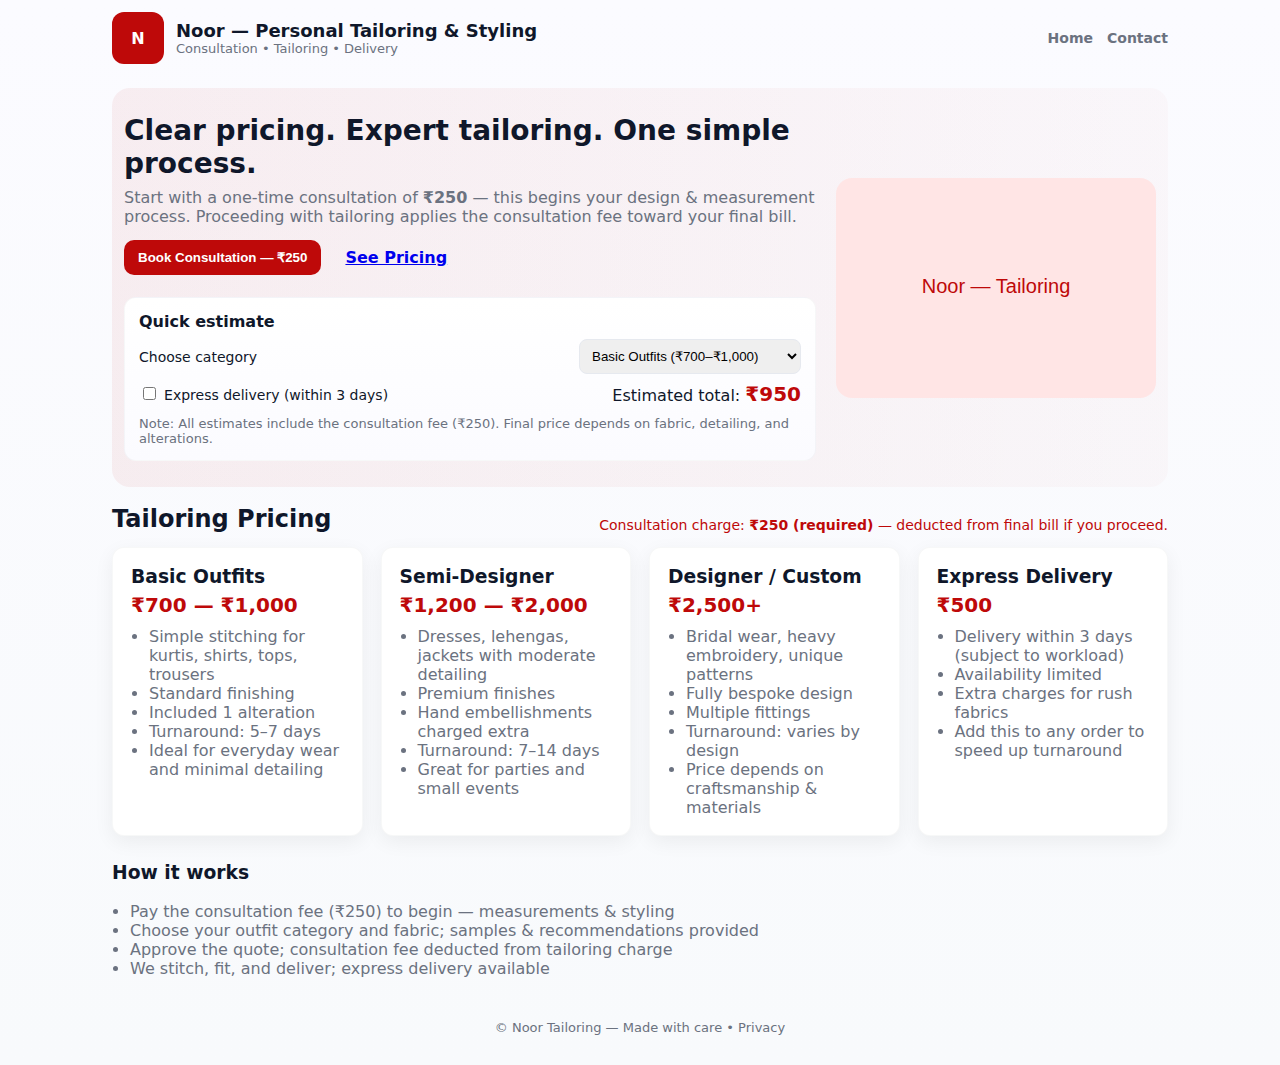
<file: pricingmodel1.html>
<!doctype html>
<html lang="en">
<head>
  <meta charset="utf-8" />
  <meta name="viewport" content="width=device-width, initial-scale=1" />
  <title>Noor — Pricing</title>
  <style>
    :root{
      --accent:#be0909;
      --muted:#6b7280;
      --card:#ffffff;
      --bg:#f8fafc;
      --glass: rgba(255,255,255,0.7);
      --radius:14px;
      font-family: Inter, system-ui, -apple-system, 'Segoe UI', Roboto, 'Helvetica Neue', Arial;
    }
    *{box-sizing:border-box}
    body{margin:0;background:linear-gradient(180deg,#fbfbff 0%, #f8fafc 100%);color:#0f172a}
    header{padding:28px 20px;display:flex;align-items:center;justify-content:space-between}
    .brand{display:flex;gap:12px;align-items:center}
    .logo{width:52px;height:52px;border-radius:12px;background:var(--accent);display:flex;align-items:center;justify-content:center;color:white;font-weight:700}
    .site-title{font-size:18px;font-weight:700}
    .container{max-width:1080px;margin:0 auto;padding:12px}
    .hero{display:flex;flex-wrap:wrap;gap:20px;align-items:center;padding:26px 12px;border-radius:18px;background:linear-gradient(90deg,rgba(190, 9, 9, 0.06),rgba(190, 9, 9, 0.02));}
    .hero-left{flex:1 1 360px}
    .hero-right{flex:0 1 320px}
    .hero h1{margin:0;font-size:28px}
    .hero p{margin:8px 0;color:var(--muted)}
    .pricing-grid{display:grid;grid-template-columns:repeat(auto-fit,minmax(220px,1fr));gap:18px;margin-top:18px}
    .card{background:var(--card);padding:18px;border-radius:12px;box-shadow:0 6px 20px rgba(2,6,23,0.06);border:1px solid rgba(15,23,42,0.03);transition: transform 0.2s ease, box-shadow 0.2s ease;}
    .card:hover{transform: translateY(-4px);box-shadow: 0 10px 25px rgba(2,6,23,0.12);}
    .card h3{margin:0 0 6px 0}
    .price{font-weight:700;font-size:20px;color:var(--accent)}
    .range{color:var(--muted);margin-top:6px}
    .list{margin:10px 0 0 0;padding-left:18px;list-style:disc;color:var(--muted)}
    .note{font-size:13px;color:var(--muted);margin-top:10px}
    .cta{display:flex;gap:10px;margin-top:14px}
    .btn{padding:10px 14px;border-radius:10px;border:0;cursor:pointer;font-weight:600}
    .btn-primary{background:var(--accent);color:white}
    .btn-ghost{background:transparent;color:var(--accent);border:1px solid rgba(190, 9, 9, 0.12)}
    .estimate{margin-top:20px;padding:14px;border-radius:12px;background:linear-gradient(180deg,#fff,#fbfbff);border:1px solid rgba(15,23,42,0.03)}
    .row{display:flex;gap:8px;align-items:center}
    label{font-size:14px;color:#0f172a}
    select,input[type=checkbox]{padding:8px;border-radius:8px;border:1px solid #e6e9ef}
    footer{padding:30px 12px;text-align:center;color:var(--muted);font-size:13px}
    .modal-backdrop{position:fixed;inset:0;background:rgba(2,6,23,0.4);display:none;align-items:center;justify-content:center;padding:20px}
    .modal{background:white;padding:20px;border-radius:12px;max-width:520px;width:100%;box-shadow:0 20px 50px rgba(2,6,23,0.35)}
    @media (max-width:720px){.hero{padding:18px}.hero h1{font-size:22px}}
  </style>
</head>
<body>
  <header class="container">
    <div class="brand">
      <div class="logo">N</div>
      <div>
        <div class="site-title">Noor — Personal Tailoring & Styling</div>
        <div style="font-size:13px;color:var(--muted)">Consultation • Tailoring • Delivery</div>
      </div>
    </div>
    <div style="display:flex;gap:14px;align-items:center;font-size:14px;">
      <a href="index.html" style="color:var(--muted);text-decoration:none;font-weight:bold;">Home</a>
      <a href="#contact" style="color:var(--muted);text-decoration:none;font-weight:bold;">Contact</a>
    </div>
  </header>
  <main class="container">
    <section class="hero">
      <div class="hero-left">
        <h1>Clear pricing. Expert tailoring. One simple process.</h1>
        <p>Start with a one-time consultation of <strong>₹250</strong> — this begins your design & measurement process. Proceeding with tailoring applies the consultation fee toward your final bill.</p>
        <div style="margin-top:12px;display:flex;gap:10px;align-items:center">
          <button class="btn btn-primary" onclick="openModal('book')">Book Consultation — ₹250</button>
          <a href="#pricing" class="btn">See Pricing</a>
        </div>
        <div class="estimate">
          <div style="font-weight:700;margin-bottom:8px">Quick estimate</div>
          <div class="row" style="margin-bottom:8px">
            <label for="category">Choose category</label>
            <select id="category" style="margin-left:auto;min-width:180px" onchange="updateEstimate()">
              <option value="basic">Basic Outfits (₹700–₹1,000)</option>
              <option value="semi">Semi-Designer (₹1200–₹2000)</option>
              <option value="designer">Designer/Custom (₹2500+)</option>
            </select>
          </div>
          <div class="row" style="justify-content:space-between;margin-top:6px">
            <div><input type="checkbox" id="express" onchange="updateEstimate()"/> <label for="express">Express delivery (within 3 days)</label></div>
            <div>Estimated total: <span id="estimateVal" class="price">₹950</span></div>
          </div>
          <div style="margin-top:10px;color:var(--muted);font-size:13px">Note: All estimates include the consultation fee (₹250). Final price depends on fabric, detailing, and alterations.</div>
        </div>
      </div>
      <div class="hero-right">
        <img src="data:image/svg+xml;utf8,<svg xmlns='http://www.w3.org/2000/svg' width='320' height='220'><rect rx='16' width='100%' height='100%' fill='%23ffe5e5'/><text x='50%' y='50%' dominant-baseline='middle' text-anchor='middle' font-family='Arial' fill='%23be0909' font-size='20'>Noor — Tailoring</text></svg>" alt="noor" style="width:100%;border-radius:12px;display:block;"/>
      </div>
    </section>
    <section id="pricing" style="margin-top:18px">
      <div style="display:flex;justify-content:space-between;align-items:end;gap:12px;flex-wrap:wrap">
        <h2 style="margin:0">Tailoring Pricing</h2>
        <div style="color:#be0909 ;font-size:14px">Consultation charge: <strong>₹250 (required)</strong> — deducted from final bill if you proceed.</div>
      </div>
      <div class="pricing-grid" style="margin-top:14px">
        <div class="card">
          <h3>Basic Outfits</h3>
          <div class="price">₹700 — ₹1,000</div>
          <ul class="list">
            <li>Simple stitching for kurtis, shirts, tops, trousers</li>
            <li>Standard finishing</li>
            <li>Included 1 alteration</li>
            <li>Turnaround: 5–7 days</li>
            <li>Ideal for everyday wear and minimal detailing</li>
          </ul>
        </div>
        <div class="card">
          <h3>Semi-Designer</h3>
          <div class="price">₹1,200 — ₹2,000</div>
          <ul class="list">
            <li>Dresses, lehengas, jackets with moderate detailing</li>
            <li>Premium finishes</li>
            <li>Hand embellishments charged extra</li>
            <li>Turnaround: 7–14 days</li>
            <li>Great for parties and small events</li>
          </ul>
        </div>
        <div class="card">
          <h3>Designer / Custom</h3>
          <div class="price">₹2,500+</div>
          <ul class="list">
            <li>Bridal wear, heavy embroidery, unique patterns</li>
            <li>Fully bespoke design</li>
            <li>Multiple fittings</li>
            <li>Turnaround: varies by design</li>
            <li>Price depends on craftsmanship & materials</li>
          </ul>
        </div>
        <div class="card">
          <h3>Express Delivery</h3>
          <div class="price">₹500</div>
          <ul class="list">
            <li>Delivery within 3 days (subject to workload)</li>
            <li>Availability limited</li>
            <li>Extra charges for rush fabrics</li>
            <li>Add this to any order to speed up turnaround</li>
          </ul>
        </div>
      </div>
    </section>
    <section style="margin-top:26px">
      <h3>How it works</h3>
      <ul class="list">
        <li>Pay the consultation fee (₹250) to begin — measurements & styling</li>
        <li>Choose your outfit category and fabric; samples & recommendations provided</li>
        <li>Approve the quote; consultation fee deducted from tailoring charge</li>
        <li>We stitch, fit, and deliver; express delivery available</li>
      </ul>
    </section>
  </main>
  <footer>© Noor Tailoring — Made with care • <span style="color:var(--muted)">Privacy</span></footer>
  <div id="modalBackdrop" class="modal-backdrop" onclick="closeModal(event)">
    <div class="modal" role="dialog" aria-modal="true" aria-labelledby="modalTitle">
      <div id="modalContent"></div>
    </div>
  </div>
  <script>
    const modalBackdrop = document.getElementById('modalBackdrop');
    const modalContent = document.getElementById('modalContent');
    function openModal(type){
      if(type==='book'){
        modalContent.innerHTML = `<h2 id="modalTitle">Book Consultation — ₹250</h2><p style="color:var(--muted)">Pay ₹250 to start measurement & design. Fee deducted from final bill.</p><div style="display:flex;gap:10px;margin-top:12px;justify-content:flex-end"><button class="btn btn-ghost" onclick="closeModal()">Cancel</button><button class="btn btn-primary" onclick="confirmBooking()">Proceed to Payment</button></div>`;
      } else if(type==='contact'){
        modalContent.innerHTML = `<h2 id="modalTitle">Contact Support</h2><p style="color:var(--muted)">Email <strong>support@noor.example</strong> or call +91 98765 43210</p><div style="display:flex;gap:10px;margin-top:12px;justify-content:flex-end"><button class="btn btn-primary" onclick="closeModal()">Close</button></div>`;
      }
      modalBackdrop.style.display='flex';
    }
    function closeModal(e){if(e && e.target !== modalBackdrop) return;modalBackdrop.style.display='none';}
    function confirmBooking(){modalContent.innerHTML = `<h2>Payment</h2><p style="color:var(--muted)">(Demo) You will be redirected to payment gateway.</p><div style="display:flex;gap:10px;margin-top:12px;justify-content:flex-end"><button class="btn btn-ghost" onclick="openModal('book')">Back</button><button class="btn btn-primary" onclick="completeBooking()">Confirm Payment ₹250</button></div>`;}
    function completeBooking(){modalContent.innerHTML = `<h2>All set!</h2><p style="color:var(--muted)">We have received your consultation fee. Check your email for next steps.</p><div style="display:flex;gap:10px;margin-top:12px;justify-content:flex-end"><button class="btn btn-primary" onclick="closeModal()">Close</button></div>`;}
    const estimates = {basic: [700,1000],semi: [1200,2000],designer: [2500,3500]};
    function updateEstimate(){const category = document.getElementById('category').value;const express = document.getElementById('express').checked;const range = estimates[category];let base = range[0];let total = base + 250 + (express?500:0);document.getElementById('estimateVal').textContent = `₹${total}`;}
    updateEstimate();
  </script>
</body>
</html>
</file>
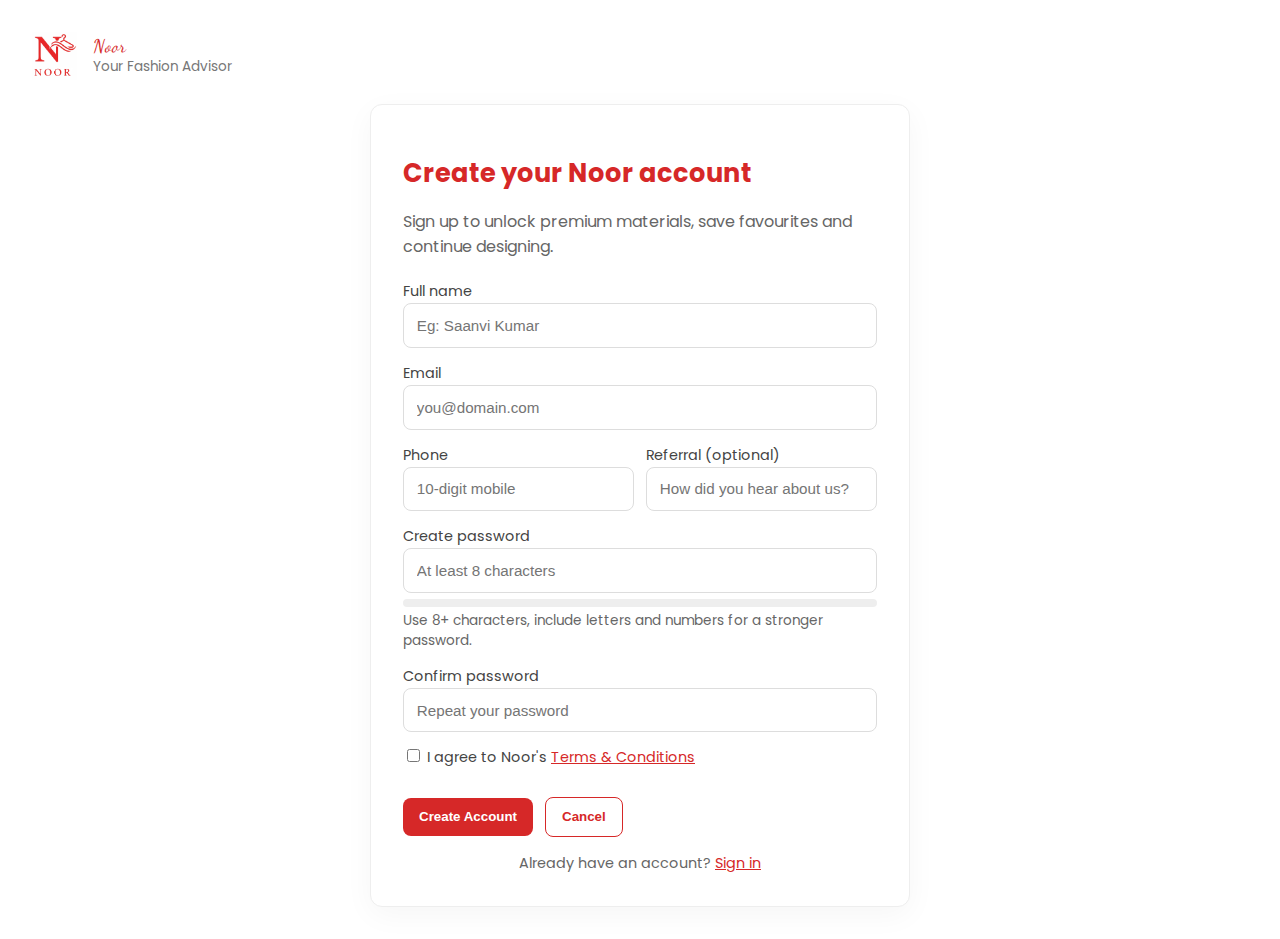
<file: signup.html>
<!DOCTYPE html>
<html lang="en">
<head>
<meta charset="utf-8" />
<meta name="viewport" content="width=device-width,initial-scale=1" />
<title>Noor — Create Account</title>
<link href="https://fonts.googleapis.com/css2?family=Poppins:wght@300;500;700&family=Dancing+Script:wght@400;700&display=swap" rel="stylesheet">
<link rel="icon" type="image/png" href="images/noor-logo.png.png">
<style>
  :root{
    --brand:#d62828;
    --muted:#666;
    --bg:#fff;
  }
  *{box-sizing:border-box}
  body{font-family:'Poppins',sans-serif;margin:0;background:var(--bg);color:#222;padding:2rem;}
  header{display:flex;align-items:center;gap:1rem;margin-bottom:1.5rem}
  header img{height:48px}
  .card{max-width:540px;margin:auto;background:#fff;border:1px solid #eee;padding:2rem;border-radius:12px;box-shadow:0 8px 30px rgba(0,0,0,0.04)}
  h1{color:var(--brand);font-size:1.6rem;margin-bottom:0.5rem;font-weight:700}
  p.lead{color:var(--muted);margin-bottom:1.2rem}
  form{display:grid;gap:0.75rem}
  label{font-size:0.9rem;color:#444}
  input[type="text"], input[type="email"], input[type="tel"], input[type="password"]{
    width:100%;padding:0.8rem;border-radius:8px;border:1px solid #ddd;outline:none;font-size:0.95rem;
  }
  .row{display:flex;gap:0.75rem}
  .row .col{flex:1}
  .note{font-size:0.85rem;color:var(--muted);margin-top:0.25rem}
  .error{color:#b30000;font-size:0.85rem;margin-top:0.25rem}
  .actions{display:flex;gap:0.75rem;margin-top:1rem;align-items:center}
  .btn{background:var(--brand);color:#fff;padding:0.7rem 1rem;border-radius:8px;border:none;cursor:pointer;font-weight:600}
  .btn.ghost{background:#fff;color:var(--brand);border:1px solid var(--brand)}
  .success{background:#edfff2;border:1px solid #c9f0d6;padding:0.8rem;border-radius:8px;color:#086a2f;margin-top:1rem}
  .pw-meter{height:8px;border-radius:6px;background:#eee;margin-top:6px;overflow:hidden}
  .pw-meter > i{display:block;height:100%;width:0;background:linear-gradient(90deg,#ff8a00,#d62828)}
  .small{font-size:0.85rem;color:var(--muted)}
  footer{margin-top:1rem;text-align:center;color:var(--muted);font-size:0.9rem}
</style>
</head>
<body>

<header>
  <img src="noor-logo.png.png" alt="Noor logo">
  <div>
    <div style="font-family:'Dancing Script',cursive;color:var(--brand);font-size:1.15rem">Noor</div>
    <div style="font-size:0.85rem;color:#777">Your Fashion Advisor</div>
  </div>
</header>

<main class="card" role="main">
  <h1>Create your Noor account</h1>
  <p class="lead">Sign up to unlock premium materials, save favourites and continue designing.</p>

  <form id="signupForm" autocomplete="on" novalidate>
    <div>
      <label for="fullname">Full name</label>
      <input id="fullname" name="fullname" type="text" placeholder="Eg: Saanvi Kumar" required>
      <div id="err-name" class="error" style="display:none"></div>
    </div>

    <div>
      <label for="email">Email</label>
      <input id="email" name="email" type="email" placeholder="you@domain.com" required>
      <div id="err-email" class="error" style="display:none"></div>
    </div>

    <div class="row">
      <div class="col">
        <label for="phone">Phone</label>
        <input id="phone" name="phone" type="tel" placeholder="10-digit mobile" required>
        <div id="err-phone" class="error" style="display:none"></div>
      </div>
      <div class="col">
        <label for="ref">Referral (optional)</label>
        <input id="ref" name="ref" type="text" placeholder="How did you hear about us?">
      </div>
    </div>

    <div>
      <label for="password">Create password</label>
      <input id="password" name="password" type="password" placeholder="At least 8 characters" required>
      <div class="pw-meter" aria-hidden="true"><i id="pwBar" style="width:0%"></i></div>
      <div id="err-password" class="error" style="display:none"></div>
      <div class="note small">Use 8+ characters, include letters and numbers for a stronger password.</div>
    </div>

    <div>
      <label for="confirm">Confirm password</label>
      <input id="confirm" name="confirm" type="password" placeholder="Repeat your password" required>
      <div id="err-confirm" class="error" style="display:none"></div>
    </div>

    <div>
      <label><input id="accept" type="checkbox" required> I agree to Noor's <a href="#" style="color:var(--brand)">Terms & Conditions</a></label>
      <div id="err-accept" class="error" style="display:none"></div>
    </div>

    <div class="actions">
      <button type="submit" class="btn">Create Account</button>
      <button type="button" id="cancelBtn" class="btn ghost">Cancel</button>
    </div>

    <div id="success" class="success" style="display:none">
      Account created! Redirecting to Materials… If you are not redirected, <a id="goMaterials" href="Materials.html">click here</a>.
    </div>
  </form>

  <footer>
    Already have an account? <a href="login.html" style="color:var(--brand)">Sign in</a>
  </footer>
</main>

<script>
  const form = document.getElementById('signupForm');
  const fullname = document.getElementById('fullname');
  const email = document.getElementById('email');
  const phone = document.getElementById('phone');
  const password = document.getElementById('password');
  const confirm = document.getElementById('confirm');
  const accept = document.getElementById('accept');
  const successBox = document.getElementById('success');
  const pwBar = document.getElementById('pwBar');

  // simple validators
  const isEmail = (v) => /^[^\s@]+@[^\s@]+\.[^\s@]+$/.test(v);
  const isPhone = (v) => /^\d{10}$/.test(v.replace(/\s+/g,'')); // indian 10-digit check
  const pwScore = (pw) => {
    let score = 0;
    if (pw.length >= 8) score += 30;
    if (/[A-Z]/.test(pw)) score += 20;
    if (/[a-z]/.test(pw)) score += 20;
    if (/\d/.test(pw)) score += 20;
    if (/[^A-Za-z0-9]/.test(pw)) score += 10;
    return Math.min(100, score);
  };

  // live password meter
  password.addEventListener('input', () => {
    const percent = pwScore(password.value);
    pwBar.style.width = percent + '%';
    if (percent < 40) pwBar.style.background = 'linear-gradient(90deg,#ff8a00,#ff4d4d)';
    else if (percent < 70) pwBar.style.background = 'linear-gradient(90deg,#ffd24a,#ff8a00)';
    else pwBar.style.background = 'linear-gradient(90deg,#9be15d,#0bd318)';
  });

  // clear error helper
  function showError(id, msg){
    const el = document.getElementById(id);
    el.textContent = msg;
    el.style.display = msg ? 'block' : 'none';
  }

  form.addEventListener('submit', (e) => {
    e.preventDefault();
    // reset errors
    showError('err-name',''); showError('err-email',''); showError('err-phone','');
    showError('err-password',''); showError('err-confirm',''); showError('err-accept','');

    let ok = true;
    if (!fullname.value.trim() || fullname.value.trim().length < 2){
      showError('err-name','Please enter your full name (2+ characters).'); ok = false;
    }
    if (!isEmail(email.value.trim())){
      showError('err-email','Please enter a valid email.'); ok = false;
    }
    if (!isPhone(phone.value.trim())){
      showError('err-phone','Please enter a valid 10-digit phone number.'); ok = false;
    }
    if (pwScore(password.value) < 40){
      showError('err-password','Choose a stronger password (at least 8 chars, mix letters and numbers).'); ok = false;
    }
    if (password.value !== confirm.value){
      showError('err-confirm','Passwords do not match.'); ok = false;
    }
    if (!accept.checked){
      showError('err-accept','You must accept terms to proceed.'); ok = false;
    }

    if (!ok) return;

    // === Simulation of account creation ===
    // Save minimal profile in localStorage (DO NOT store real passwords in production)
    const profile = {
      name: fullname.value.trim(),
      email: email.value.trim().toLowerCase(),
      phone: phone.value.trim(),
      createdAt: new Date().toISOString()
    };
    // store profile and unlocked flag
    localStorage.setItem('noor_user', JSON.stringify(profile));
    localStorage.setItem('noor_unlocked', '1'); // Materials page will check this

    // show success message and redirect after a short pause
    successBox.style.display = 'block';
    setTimeout(() => {
      // redirect back to materials page (change if path differs)
      window.location.href = 'Materials.html?unlocked=1';
    }, 1200);
  });

  // cancel = go back
  document.getElementById('cancelBtn').addEventListener('click', () => {
    window.history.back();
  });
</script>

</body>
</html>
</file>
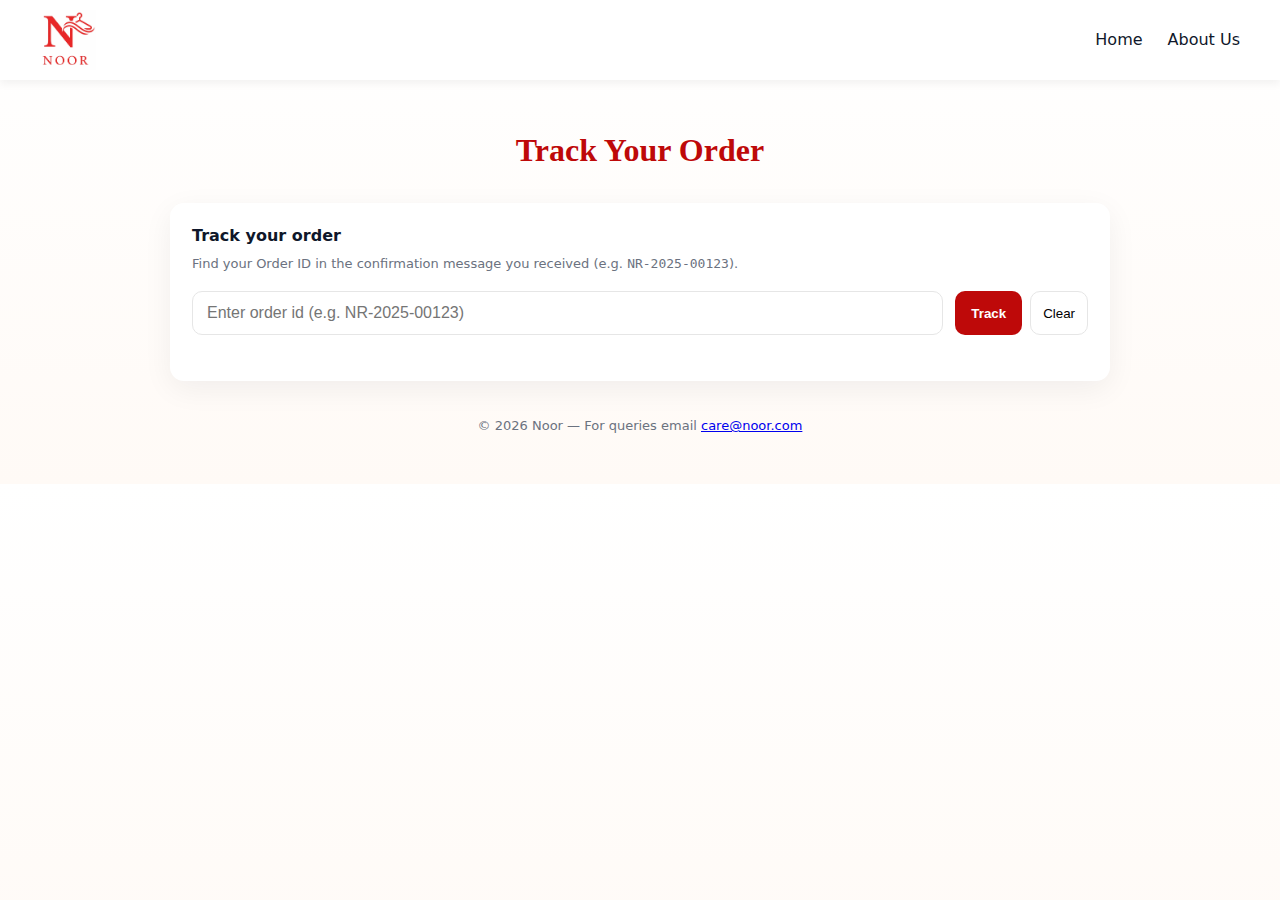
<file: TMO.html>
<!doctype html>
<html lang="en">
<head>
  <meta charset="utf-8" />
  <meta name="viewport" content="width=device-width,initial-scale=1" />
  <title>Track My Order — Noor</title>
  <link rel="icon" type="image/png" href="images/noor-logo.png.png">
  <meta name="description" content="Track your Noor order by entering your Order ID to see real-time status, expected delivery and notes." />
  <style>
    :root{--red:#be0909;--muted:#6b7280;--card:#ffffff}
    *{box-sizing:border-box}
    body{font-family:Inter,ui-sans-serif,system-ui, -apple-system, "Segoe UI", Roboto, "Helvetica Neue", Arial;line-height:1.4;margin:0;background:linear-gradient(180deg,#fff 0%, #fffaf6 100%);color:#0f172a}
    .container{max-width:980px;margin:48px auto;padding:0 20px}

    /* Exact navbar styles from About Us page */
    .navbar {
      background-color: #fff;
      display: flex;
      justify-content: space-between;
      align-items: center;
      padding: 10px 40px;
      box-shadow: 0 4px 8px rgba(0,0,0,0.05);
    }
    .navbar .logo {
      font-family: 'Playfair Display', serif;
      font-size: 28px;
      font-weight: bold;
      color: var(--red);
      text-decoration: none;
    }
    .navbar ul {
      list-style: none;
      display: flex;
      gap: 25px;
      margin: 0;
      padding: 0;
    }
    .navbar ul li a {
      text-decoration: none;
      color: #0f172a;
      font-size: 16px;
      font-weight: 500;
      transition: color 0.3s;
    }
    .navbar ul li a:hover {
      color: var(--red);
    }

    /* Track my order card */
    .card{background:var(--card);border-radius:14px;padding:22px;box-shadow:0 8px 30px rgba(15,23,42,0.06)}
    .form-row{display:flex;gap:12px;margin-top:18px}
    input[type=text]{flex:1;padding:12px 14px;border:1px solid #e6e6e6;border-radius:10px;font-size:16px}
    button.primary{background:var(--red);color:#fff;padding:10px 16px;border-radius:10px;border:0;font-weight:600;cursor:pointer}
    button.clear{background:#fff;border:1px solid #e6e6e6;padding:8px 12px;border-radius:10px;cursor:pointer}
    .hint{color:var(--muted);font-size:13px;margin-top:8px}

    .result{margin-top:24px}
    .status-row{display:flex;align-items:center;gap:16px}
    .badge{padding:6px 10px;border-radius:999px;font-weight:600;font-size:13px;color:#fff}
    .status-processing{background:#f59e0b}
    .status-stitching{background:#06b6d4}
    .status-ready{background:#10b981}
    .status-shipped{background:#3b82f6}
    .status-delivered{background:#111827}

    .meta{margin-top:12px;color:var(--muted);font-size:14px}

    .timeline{margin-top:18px;display:flex;gap:12px;flex-wrap:wrap}
    .step{flex:1;min-width:110px;padding:12px;border-radius:10px;background:#f8fafc;border:1px solid #eef2f7;text-align:center;position:relative}
    .step.completed{background:linear-gradient(180deg,#fff 0%,#f8fff6 100%);border-color:rgba(6,95,70,0.08)}
    .step .dot{width:12px;height:12px;border-radius:50%;display:inline-block;margin-bottom:8px}
    .step .title{font-size:13px;color:#0f172a}
    .step .when{display:block;color:var(--muted);font-size:12px;margin-top:6px}

    .not-found{padding:18px;border-radius:10px;background:#fff6f6;border:1px solid #ffdede;color:#7f1d1d}

    .notes{margin-top:14px;padding:12px;border-radius:8px;background:#fffdf7;border:1px solid #fff0d9}

    @media (max-width:720px){.form-row{flex-direction:column}.step{min-width:80px}}

    .step.active{box-shadow:0 6px 20px rgba(190,9,9,0.12);transform:translateY(-4px);transition:transform .25s}

    footer{margin-top:36px;text-align:center;color:var(--muted);font-size:13px}

    .loader{width:20px;height:20px;border-radius:50%;border:3px solid #ccc;border-top-color:var(--red);animation:spin .9s linear infinite}
    @keyframes spin{to{transform:rotate(360deg)}}

    .small{font-size:13px;color:var(--muted)}

    .help-link{color:var(--red);text-decoration:none;font-weight:600}
  </style>
</head>
<body>
  <!-- Navbar same as About Us but without Track My Order link -->
  <nav class="navbar">
    <img src="noor-logo.png.png" alt="Noor" style="height:60px;">
    <ul>
      <li><a href="index.html">Home</a></li>
      <li><a href="AboutUs.html">About Us</a></li>
    </ul>
  </nav>

  <div class="container">
    <h1 style="text-align:center; font-size:32px; margin:30px 0; font-family:'Playfair Display', serif; color:var(--red);">
      Track Your Order
    </h1>

    <section class="card" aria-labelledby="track-heading">
      <h2 id="track-heading" style="margin:0;font-size:16px">Track your order</h2>
      <p class="hint">Find your Order ID in the confirmation message you received (e.g. <code>NR-2025-00123</code>).</p>

      <div class="form-row">
        <input id="orderIdInput" type="text" placeholder="Enter order id (e.g. NR-2025-00123)" aria-label="Order ID" />
        <div style="display:flex;gap:8px;">
          <button id="trackBtn" class="primary">Track</button>
          <button id="clearBtn" class="clear">Clear</button>
        </div>
      </div>

      <div id="message" class="hint" role="status" aria-live="polite"></div>
      <div id="resultArea" class="result" aria-live="polite"></div>
    </section>

    <footer>
      © <span id="year"></span> Noor — For queries email <a href="mailto:care@noor.com">care@noor.com</a>
    </footer>
  </div>

<script>
const ordersData = [
  {
    orderId: 'NR-2025-00123',
    customer: 'Avishi B.',
    status: 'Stitching',
    expected: '2025-08-14',
    notes: 'Sleeve length being altered as requested.',
    poc: { name: 'Rina (Tailor)', phone: '+91-90000-00001', email: 'rina@noor.com' },
    history: [
      { status: 'Processing', date: '2025-08-01' },
      { status: 'Measurement', date: '2025-08-02' },
      { status: 'Stitching', date: '2025-08-05' }
    ]
  },
  {
    orderId: 'NR-2025-00124',
    customer: 'Rohit K.',
    status: 'Ready to ship',
    expected: '2025-08-10',
    notes: 'Quality check passed. Packing tomorrow.',
    poc: { name: 'Asha (POC)', phone: '+91-90000-00002', email: 'asha@noor.com' },
    history: [
      { status: 'Processing', date: '2025-07-30' },
      { status: 'Measurement', date: '2025-07-31' },
      { status: 'Stitching', date: '2025-08-02' },
      { status: 'Quality Check', date: '2025-08-09' }
    ]
  },
  {
    orderId: 'NR-2025-00125',
    customer: 'Meera S.',
    status: 'Delivered',
    expected: '2025-08-05',
    notes: 'Delivered by courier. Left at reception.',
    poc: { name: 'Delivery Team', phone: '+91-90000-00003', email: 'logistics@noor.com' },
    history: [
      { status: 'Processing', date: '2025-07-20' },
      { status: 'Measurement', date: '2025-07-21' },
      { status: 'Stitching', date: '2025-07-25' },
      { status: 'Quality Check', date: '2025-07-29' },
      { status: 'Shipped', date: '2025-08-03' },
      { status: 'Delivered', date: '2025-08-05' }
    ]
  }
]
const STAGES = ['Processing','Measurement','Stitching','Quality Check','Ready to ship','Shipped','Out for delivery','Delivered']

const orderIdInput = document.getElementById('orderIdInput')
const trackBtn = document.getElementById('trackBtn')
const clearBtn = document.getElementById('clearBtn')
const message = document.getElementById('message')
const resultArea = document.getElementById('resultArea')

function formatDate(d){
  if(!d) return '—'
  const dt = new Date(d)
  return dt.toLocaleDateString(undefined,{day:'numeric',month:'short',year:'numeric'})
}
function findOrderLocal(id){
  const key = id.trim().toUpperCase()
  return ordersData.find(o=>o.orderId.toUpperCase()===key)
}
function clearResult(){
  resultArea.innerHTML = ''
  message.textContent = ''
}
function showLoader(){
  message.innerHTML = '<div style="display:flex;gap:8px;align-items:center"><div class="loader" aria-hidden></div><div>Looking up your order...</div></div>'
}
function showNotFound(id){
  resultArea.innerHTML = `<div class="not-found"><strong>Order not found:</strong> ${id}. Please check your Order ID.<br/>If you still need help, email <a href=\"mailto:care@noor.com\">care@noor.com</a>.</div>`
}
function statusToBadgeClass(status){
  const s = status.toLowerCase()
  if(s.includes('process')) return 'status-processing'
  if(s.includes('stitch')) return 'status-stitching'
  if(s.includes('ready')) return 'status-ready'
  if(s.includes('ship')||s.includes('shipped')) return 'status-shipped'
  if(s.includes('deliver')||s.includes('delivered')) return 'status-delivered'
  return 'status-processing'
}
function renderOrder(order){
  const badgeClass = statusToBadgeClass(order.status)
  const html = []
  html.push(`<div class="status-row"><div style="flex:1"><strong>Order ID:</strong> <span style="font-weight:700">${order.orderId}</span><div class=\"meta small\">Customer: ${order.customer}</div></div><div style=\"text-align:right\"><div class=\"badge ${badgeClass}\">${order.status}</div><div class=\"meta\">Expected: ${formatDate(order.expected)}</div></div></div>`)
  html.push('<div class="timeline">')
  STAGES.forEach(stage=>{
    const done = order.history && order.history.some(h=>h.status.toLowerCase()===stage.toLowerCase())
    const when = order.history && order.history.find(h=>h.status.toLowerCase()===stage.toLowerCase())
    const cls = 'step' + (done ? ' completed' : '') + (stage.toLowerCase()===order.status.toLowerCase() ? ' active' : '')
    html.push(`<div class="${cls}"><div class="dot" style="background:${done? 'var(--red)':'#cbd5e1'}"></div><div class="title">${stage}</div><div class="when">${when? formatDate(when.date) : ''}</div></div>`)
  })
  html.push('</div>')
  html.push(`<div class="notes"><strong>Notes:</strong> ${order.notes || '—'}</div>`)
  html.push(`<div style="display:flex;justify-content:space-between;align-items:center;margin-top:12px;gap:12px"><div class="small"><strong>POC:</strong> ${order.poc.name}<br/>${order.poc.phone} · <a href="mailto:${order.poc.email}">${order.poc.email}</a></div><div><button class="clear" onclick="copyOrderId('${order.orderId}')">Copy Order ID</button></div></div>`)
  resultArea.innerHTML = html.join('\n')
}
function copyOrderId(id){
  navigator.clipboard && navigator.clipboard.writeText(id).then(()=>{
    message.textContent = 'Order ID copied to clipboard.'
    setTimeout(()=>message.textContent='',2000)
  }).catch(()=>{
    message.textContent = 'Unable to copy. Please copy manually.'
  })
}
async function track(){
  clearResult()
  const id = orderIdInput.value.trim()
  if(!id){ message.textContent = 'Please enter an Order ID.'; return }
  showLoader()
  await new Promise(r=>setTimeout(r,600))
  const order = findOrderLocal(id)
  if(!order){ showNotFound(id); return }
  message.textContent = ''
  renderOrder(order)
}
document.getElementById('year').textContent = new Date().getFullYear()
trackBtn.addEventListener('click', track)
clearBtn.addEventListener('click', ()=>{ orderIdInput.value=''; clearResult(); orderIdInput.focus() })
orderIdInput.addEventListener('keyup', (e)=>{ if(e.key==='Enter') track() })
</script>
</body>
</html>
</file>
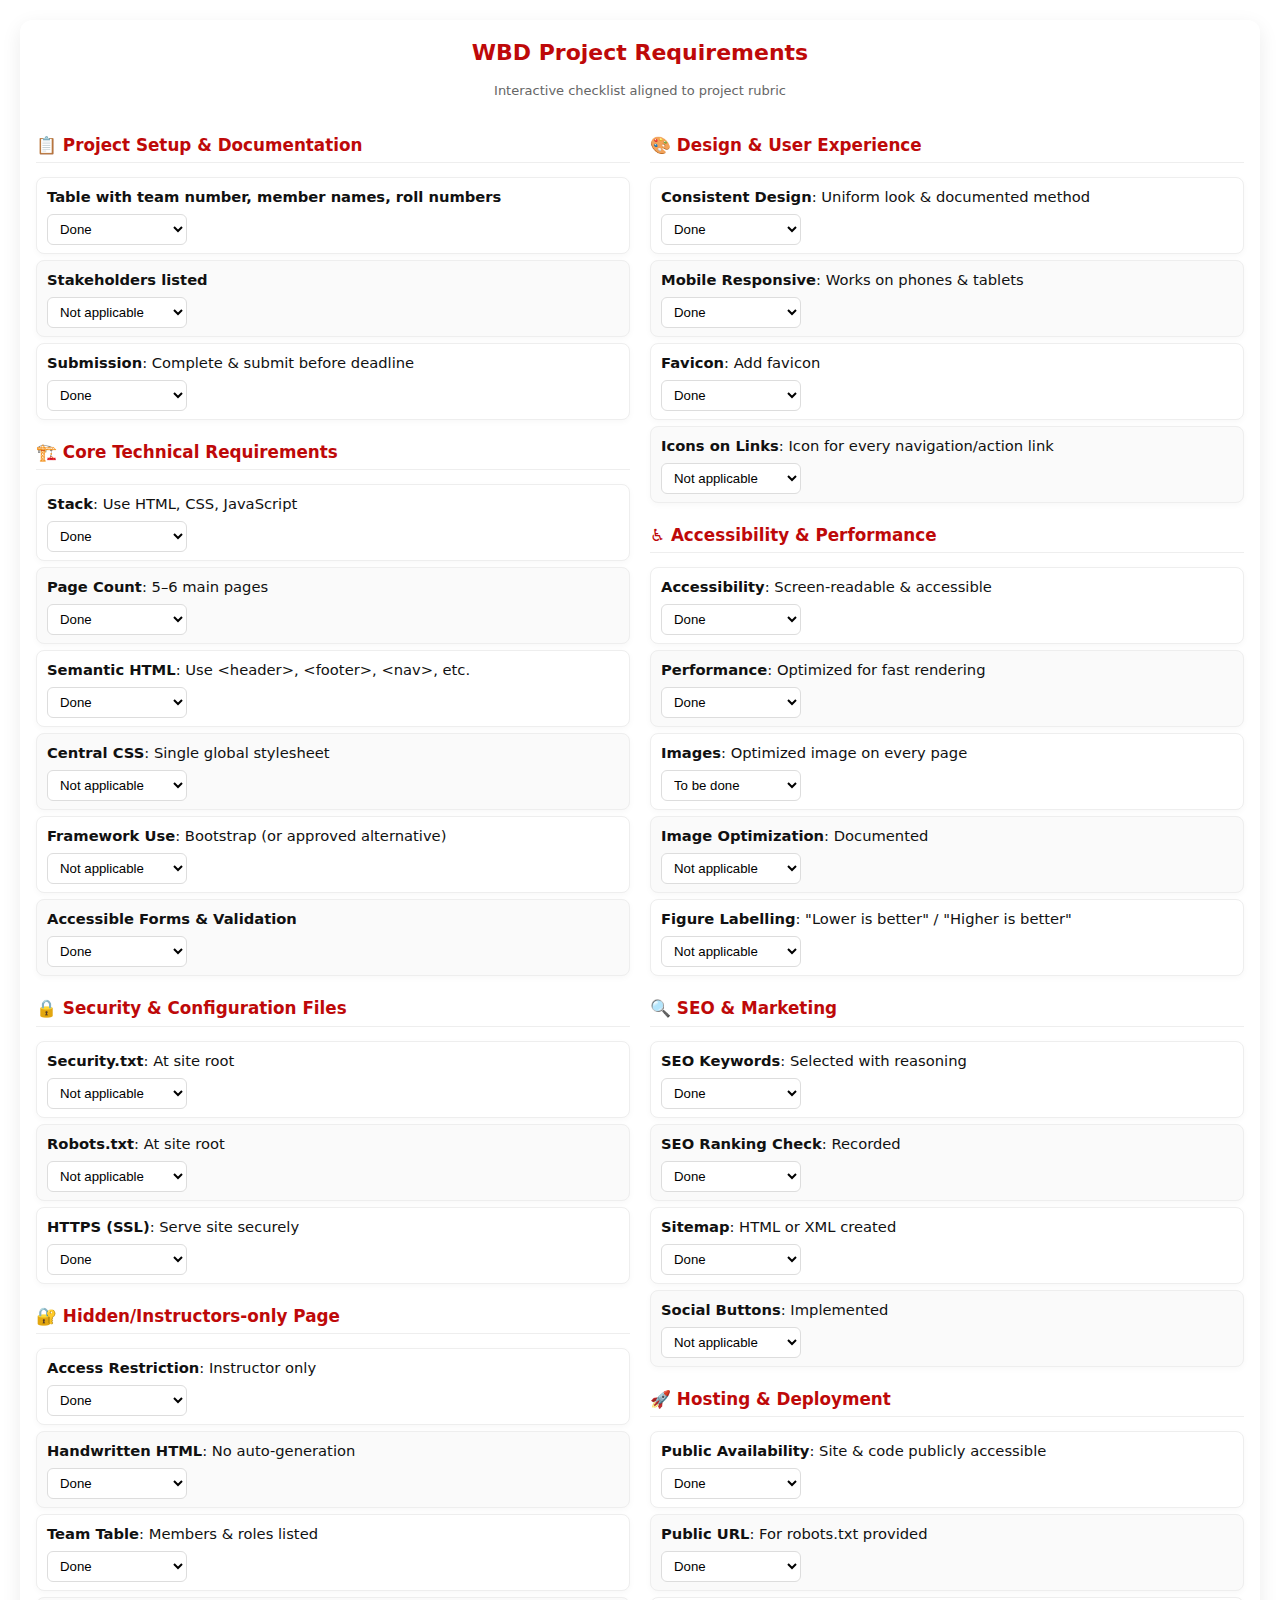
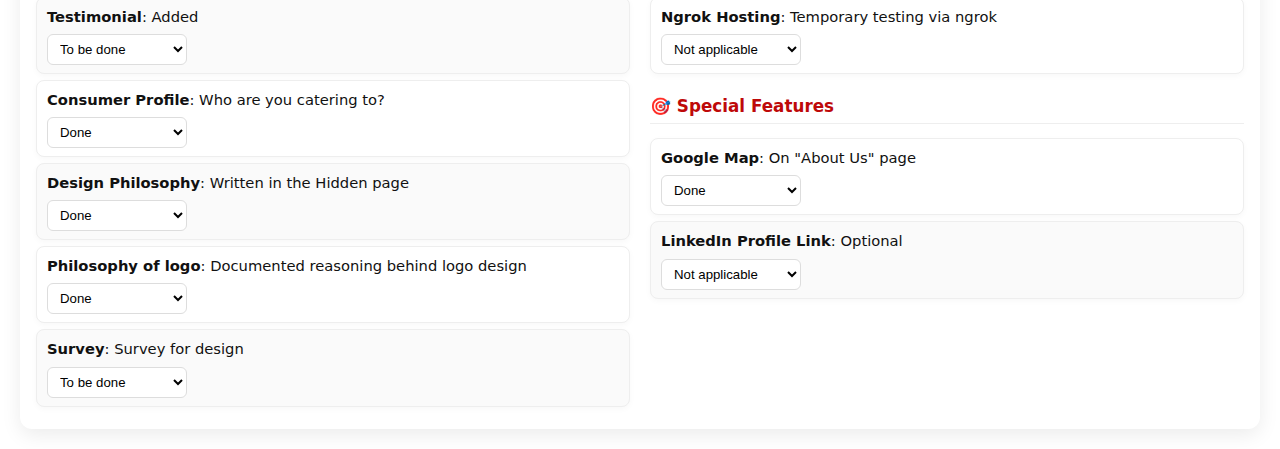
<file: WBD_checklist.html>
<!DOCTYPE html>
<html>
<head>
<meta charset="UTF-8">
<meta name="viewport" content="width=device-width, initial-scale=1">
<title>WBD Project Requirements</title>
<style>
    /* Match HiddenPage theme */
    :root{
        --brand-red: #be0909;
        --bg: transparent; /* allow blending into parent card via iframe */
        --text: #111;
        --muted: #666;
        --radius: 12px;
        --card-shadow: 0 6px 20px rgba(0,0,0,0.08);
        --accent: var(--brand-red);
    }

    *{box-sizing:border-box}

    body {
        font-family: Inter, system-ui, -apple-system, 'Segoe UI', Roboto, 'Helvetica Neue', Arial;
        background: var(--bg);
        color: var(--text);
        margin: 0;
        padding: 20px; /* inner breathing room inside iframe */
        line-height: 1.5;
        -webkit-font-smoothing: antialiased;
    }
    .container {
        display: flex;
        gap: 20px;
        flex-wrap: wrap;
        width: 100%;
    }
    .column {
        flex: 1;
        min-width: 320px;
    }
    h1 {
        text-align: center;
        color: var(--accent);
        margin: 0 0 12px;
        font-size: 22px;
        font-weight: 700;
    }
    h2 {
        margin-top: 20px;
        color: var(--accent);
        border-bottom: 1px solid #eee;
        padding-bottom: 4px;
        font-size: 1.05em;
    }
    ul {
        list-style: none;
        padding: 0;
        margin: 0;
    }
    li {
        background: #fff;
        margin-bottom: 6px;
        padding: 8px 10px;
        border-radius: 8px;
        border: 1px solid #eee;
        font-size: 0.92em;
        box-shadow: 0 2px 6px rgba(0,0,0,0.03);
    }
    li:nth-child(even) { background: #fafafa; }
    .task-text { display: block; }
    .status-dropdown { margin-top: 6px; }
    select {
        padding: 6px 8px;
        font-size: 0.9em;
        border: 1px solid #ddd;
        border-radius: 6px;
        background-color: white;
        cursor: pointer;
        min-width: 140px;
    }
    select:focus {
        outline: 2px solid var(--accent);
        border-color: var(--accent);
    }

    /* Subtle section card look to fit HiddenPage aesthetics */
    .sheet{ background:#fff; border-radius: var(--radius); padding: 16px; box-shadow: var(--card-shadow); }
    .lead { color: var(--muted); font-size: 13px; margin: 4px 0 12px; text-align:center; }

    @media (max-width:600px){
      body{ padding: 16px; }
      h1{ font-size: 20px; }
    }
  </style>
</head>
<body>

<div class="sheet">
    <h1>WBD Project Requirements</h1>
    <div class="lead">Interactive checklist aligned to project rubric</div>

<div class="container">
    <div class="column">
        <h2>📋 Project Setup & Documentation</h2>
        <ul>
            <li><span class="task-text"><strong>Table with team number, member names, roll numbers</strong></span>
                <div class="status-dropdown">
                    <select>
                        <option value="not-applicable" >Not applicable</option>
                        <option value="done" selected>Done </option>
                        <option value="to-be-done">To be done</option>
                        <option value="attached">Attached</option>
                    </select>
                </div>
            </li>
            <li><span class="task-text"><strong>Stakeholders listed</strong></span>
                <div class="status-dropdown">
                    <select>
                        <option value="not-applicable" selected>Not applicable</option>
                        <option value="done">Done</option>
                        <option value="to-be-done">To be done</option>
                        <option value="attached">Attached</option>
                    </select>
                </div>
            </li>
            <li><span class="task-text"><strong>Submission</strong>: Complete & submit before deadline</span>
                <div class="status-dropdown">
                    <select>
                        <option value="not-applicable" >Not applicable</option>
                        <option value="done" selected>Done</option>
                        <option value="to-be-done">To be done</option>
                        <option value="attached">Attached</option>
                    </select>
                </div>
            </li>
        </ul>

        <h2>🏗️ Core Technical Requirements</h2>
        <ul>
            <li><span class="task-text"><strong>Stack</strong>: Use HTML, CSS, JavaScript</span>
                <div class="status-dropdown">
                    <select>
                        <option value="not-applicable" >Not applicable</option>
                        <option value="done" selected>Done</option>
                        <option value="to-be-done">To be done</option>
                    </select>
                </div>
            </li>
            <li><span class="task-text"><strong>Page Count</strong>: 5–6 main pages</span>
                <div class="status-dropdown">
                    <select>
                        <option value="not-applicable" >Not applicable</option>
                        <option value="done" selected>Done</option>
                        <option value="to-be-done">To be done</option>
                    </select>
                </div>
            </li>
            <li><span class="task-text"><strong>Semantic HTML</strong>: Use &lt;header&gt;, &lt;footer&gt;, &lt;nav&gt;, etc.</span>
                <div class="status-dropdown">
                    <select>
                        <option value="not-applicable" >Not applicable</option>
                        <option value="done" selected>Done</option>
                        <option value="to-be-done">To be done</option>
                    </select>
                </div>
            </li>
            <li><span class="task-text"><strong>Central CSS</strong>: Single global stylesheet</span>
                <div class="status-dropdown">
                    <select>
                        <option value="not-applicable" selected>Not applicable</option>
                        <option value="done">Done</option>
                        <option value="to-be-done">To be done</option>
                        <option value="attached">Attached</option>
                    </select>
                </div>
            </li>
            <li><span class="task-text"><strong>Framework Use</strong>: Bootstrap (or approved alternative)</span>
                <div class="status-dropdown">
                    <select>
                        <option value="not-applicable" selected>Not applicable</option>
                        <option value="done">Done</option>
                        <option value="to-be-done">To be done</option>
                    </select>
                </div>
            </li>
            <li><span class="task-text"><strong>Accessible Forms & Validation</strong></span>
                <div class="status-dropdown">
                    <select>
                        <option value="not-applicable" >Not applicable</option>
                        <option value="done" selected>Done</option>
                        <option value="to-be-done">To be done</option>
                    </select>
                </div>
            </li>
        </ul>

        <h2>🔒 Security & Configuration Files</h2>
        <ul>
            <li><span class="task-text"><strong>Security.txt</strong>: At site root</span>
                <div class="status-dropdown">
                    <select>
                        <option value="not-applicable" selected>Not applicable</option>
                        <option value="done">Done</option>
                        <option value="to-be-done">To be done</option>
                        <option value="attached">Attached</option>
                    </select>
                </div>
            </li>
            <li><span class="task-text"><strong>Robots.txt</strong>: At site root</span>
                <div class="status-dropdown">
                    <select>
                        <option value="not-applicable" selected>Not applicable</option>
                        <option value="done">Done</option>
                        <option value="to-be-done">To be done</option>
                        <option value="attached">Attached</option>
                    </select>
                </div>
            </li>
            <li><span class="task-text"><strong>HTTPS (SSL)</strong>: Serve site securely</span>
                <div class="status-dropdown">
                    <select>
                        <option value="not-applicable" >Not applicable</option>
                        <option value="done" selected>Done</option>
                        <option value="to-be-done">To be done</option>
                    </select>
                </div>
            </li>
        </ul>
        <h2>🔐 Hidden/Instructors-only Page</h2>
        <ul>
            <li><span class="task-text"><strong>Access Restriction</strong>: Instructor only</span>
                <div class="status-dropdown">
                    <select>
                        <option value="not-applicable" >Not applicable</option>
                        <option value="done" selected>Done</option>
                        <option value="to-be-done">To be done</option>
                    </select>
                </div>
            </li>
            <li><span class="task-text"><strong>Handwritten HTML</strong>: No auto-generation</span>
                <div class="status-dropdown">
                    <select>
                        <option value="not-applicable" >Not applicable</option>
                        <option value="done" selected>Done</option>
                        <option value="to-be-done">To be done</option>
                        <option value="attached">Attached</option>
                    </select>
                </div>
            </li>
            <li><span class="task-text"><strong>Team Table</strong>: Members & roles listed</span>
                <div class="status-dropdown">
                    <select>
                        <option value="not-applicable" >Not applicable</option>
                        <option value="done" selected>Done</option>
                        <option value="to-be-done">To be done</option>
                        <option value="attached">Attached</option>
                    </select>
                </div>
            </li>
            <li><span class="task-text"><strong>Testimonial</strong>: Added</span>
                <div class="status-dropdown">
                    <select>
                        <option value="not-applicable" >Not applicable</option>
                        <option value="done">Done</option>
                        <option value="to-be-done" selected>To be done</option>
                        <option value="attached">Attached</option>
                    </select>
                </div>
            </li>
            <li><span class="task-text"><strong>Consumer Profile</strong>: Who are you catering to?</span>
                <div class="status-dropdown">
                    <select>
                        <option value="not-applicable" >Not applicable</option>
                        <option value="done" selected>Done</option>
                        <option value="to-be-done">To be done</option>
                    </select>
                </div>
            </li>
            </li>
            <li><span class="task-text"><strong>Design Philosophy</strong>: Written in the Hidden page</span>
                <div class="status-dropdown">
                    <select>
                        <option value="not-applicable" >Not applicable</option>
                        <option value="done" selected>Done</option>
                        <option value="to-be-done">To be done</option>
                        <option value="attached">Attached</option>
                    </select>
                </div>
            </li>
            <li><span class="task-text"><strong>Philosophy of logo</strong>: Documented reasoning behind logo design</span>
                <div class="status-dropdown">
                    <select>
                        <option value="not-applicable" >Not applicable</option>
                        <option value="done" selected>Done</option>
                        <option value="to-be-done">To be done</option>
                        <option value="attached">Attached</option>
                    </select>
                </div>
            </li>
            
            <li><span class="task-text"><strong>Survey</strong>: Survey for design</span>
                <div class="status-dropdown">
                    <select>
                        <option value="not-applicable" >Not applicable</option>
                        <option value="done">Done</option>
                        <option value="to-be-done" selected>To be done</option>
                        <option value="attached">Attached</option>
                    </select>
                </div>
            </li>
    </div>

    <div class="column">
        <h2>🎨 Design & User Experience</h2>
        <ul>
            <li><span class="task-text"><strong>Consistent Design</strong>: Uniform look & documented method</span>
                <div class="status-dropdown">
                    <select>
                        <option value="not-applicable" >Not applicable</option>
                        <option value="done" selected>Done</option>
                        <option value="to-be-done">To be done</option>
                        <option value="attached">Attached</option>
                    </select>
                </div>
            </li>
            <li><span class="task-text"><strong>Mobile Responsive</strong>: Works on phones & tablets</span>
                <div class="status-dropdown">
                    <select>
                        <option value="not-applicable">Not applicable</option>
                        <option value="done" selected>Done</option>
                        <option value="to-be-done">To be done</option>
                    </select>
                </div>
            </li>
            <li><span class="task-text"><strong>Favicon</strong>: Add favicon</span>
                <div class="status-dropdown">
                    <select>
                        <option value="not-applicable" >Not applicable</option>
                        <option value="done" selected>Done</option>
                        <option value="to-be-done">To be done</option>
                    </select>
                </div>
            </li>
            <li><span class="task-text"><strong>Icons on Links</strong>: Icon for every navigation/action link</span>
                <div class="status-dropdown">
                    <select>
                        <option value="not-applicable" selected>Not applicable</option>
                        <option value="done">Done</option>
                        <option value="to-be-done">To be done</option>
                    </select>
                </div>
            </li>
        </ul>

        <h2>♿ Accessibility & Performance</h2>
        <ul>
            <li><span class="task-text"><strong>Accessibility</strong>: Screen-readable & accessible</span>
                <div class="status-dropdown">
                    <select>
                        <option value="not-applicable" >Not applicable</option>
                        <option value="done" selected>Done</option>
                        <option value="to-be-done">To be done</option>
                    </select>
                </div>
            </li>
            <li><span class="task-text"><strong>Performance</strong>: Optimized for fast rendering</span>
                <div class="status-dropdown">
                    <select>
                        <option value="not-applicable" >Not applicable</option>
                        <option value="done" selected>Done</option>
                        <option value="to-be-done">To be done</option>
                    </select>
                </div>
            </li>
            <li><span class="task-text"><strong>Images</strong>: Optimized image on every page</span>
                <div class="status-dropdown">
                    <select>
                        <option value="not-applicable" >Not applicable</option>
                        <option value="done">Done</option>
                        <option value="to-be-done" selected>To be done</option>
                        <option value="attached">Attached</option>
                    </select>
                </div>
            </li>
            <li><span class="task-text"><strong>Image Optimization</strong>: Documented</span>
                <div class="status-dropdown">
                    <select>
                        <option value="not-applicable" selected>Not applicable</option>
                        <option value="done">Done</option>
                        <option value="to-be-done">To be done</option>
                        <option value="attached">Attached</option>
                    </select>
                </div>
            </li>
            <li><span class="task-text"><strong>Figure Labelling</strong>: "Lower is better" / "Higher is better"</span>
                <div class="status-dropdown">
                    <select>
                        <option value="not-applicable" selected>Not applicable</option>
                        <option value="done">Done</option>
                        <option value="to-be-done">To be done</option>
                    </select>
                </div>
            </li>
        </ul>

        <h2>🔍 SEO & Marketing</h2>
        <ul>
            <li><span class="task-text"><strong>SEO Keywords</strong>: Selected with reasoning</span>
                <div class="status-dropdown">
                    <select>
                        <option value="not-applicable" >Not applicable</option>
                        <option value="done" selected>Done</option>
                        <option value="to-be-done">To be done</option>
                        <option value="attached">Attached</option>
                    </select>
                </div>
            </li>
            <li><span class="task-text"><strong>SEO Ranking Check</strong>: Recorded</span>
                <div class="status-dropdown">
                    <select>
                        <option value="not-applicable" >Not applicable</option>
                        <option value="done" selected>Done</option>
                        <option value="to-be-done">To be done</option>
                        <option value="attached">Attached</option>
                    </select>
                </div>
            </li>
            <li><span class="task-text"><strong>Sitemap</strong>: HTML or XML created</span>
                <div class="status-dropdown">
                    <select>
                        <option value="not-applicable" >Not applicable</option>
                        <option value="done" selected>Done</option>
                        <option value="to-be-done">To be done</option>
                        <option value="attached">Attached</option>
                    </select>
                </div>
            </li>
            <li><span class="task-text"><strong>Social Buttons</strong>: Implemented</span>
                <div class="status-dropdown">
                    <select>
                        <option value="not-applicable" selected>Not applicable</option>
                        <option value="done">Done</option>
                        <option value="to-be-done">To be done</option>
                    </select>
                </div>
            </li>
        </ul>

        
        </ul>
        <h2>🚀 Hosting & Deployment</h2>
        <ul>
            <li><span class="task-text"><strong>Public Availability</strong>: Site & code publicly accessible</span>
                <div class="status-dropdown">
                    <select>
                        <option value="not-applicable" >Not applicable</option>
                        <option value="done" selected>Done</option>
                        <option value="to-be-done">To be done</option>
                        <option value="attached">Attached</option>
                    </select>
                </div>
            </li>
            <li><span class="task-text"><strong>Public URL</strong>: For robots.txt provided</span>
                <div class="status-dropdown">
                    <select>
                        <option value="not-applicable" >Not applicable</option>
                        <option value="done" selected>Done</option>
                        <option value="to-be-done">To be done</option>
                        <option value="attached">Attached</option>
                    </select>
                </div>
            </li>
            <li><span class="task-text"><strong>Ngrok Hosting</strong>: Temporary testing via ngrok</span>
                <div class="status-dropdown">
                    <select>
                        <option value="not-applicable" selected>Not applicable</option>
                        <option value="done">Done</option>
                        <option value="to-be-done">To be done</option>
                        <option value="attached">Attached</option>
                    </select>
                </div>
            </li>
        </ul>
        <h2>🎯 Special Features</h2>
        <ul>
            <li><span class="task-text"><strong>Google Map</strong>: On "About Us" page</span>
                <div class="status-dropdown">
                    <select>
                        <option value="not-applicable" >Not applicable</option>
                        <option value="done" selected>Done</option>
                        <option value="to-be-done">To be done</option>
                    </select>
                </div>
            </li>
            <li><span class="task-text"><strong>LinkedIn Profile Link</strong>: Optional</span>
                <div class="status-dropdown">
                    <select>
                        <option value="not-applicable" selected>Not applicable</option>
                        <option value="done">Done</option>
                        <option value="to-be-done">To be done</option>
                    </select>
                </div>
            </li>
        </ul>

        
    </div>
</div>

</body>
</html>
</file>
